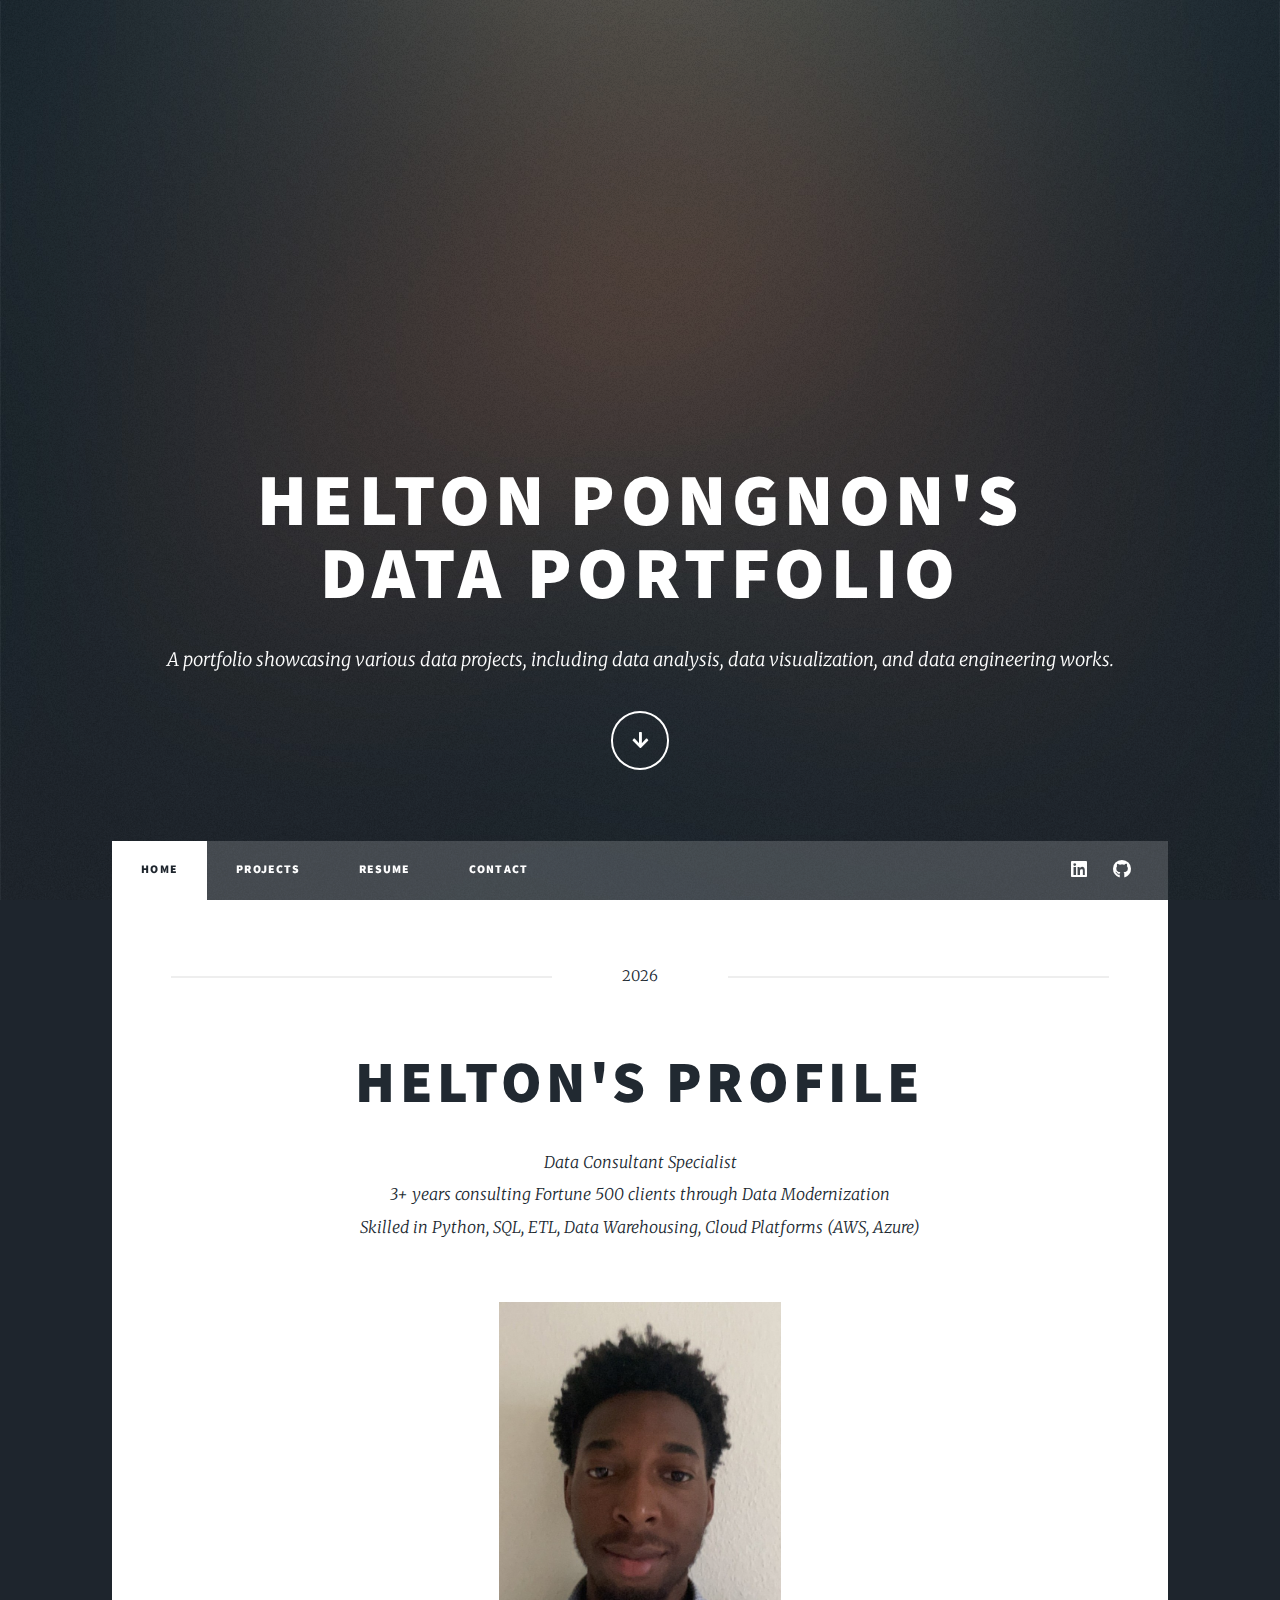
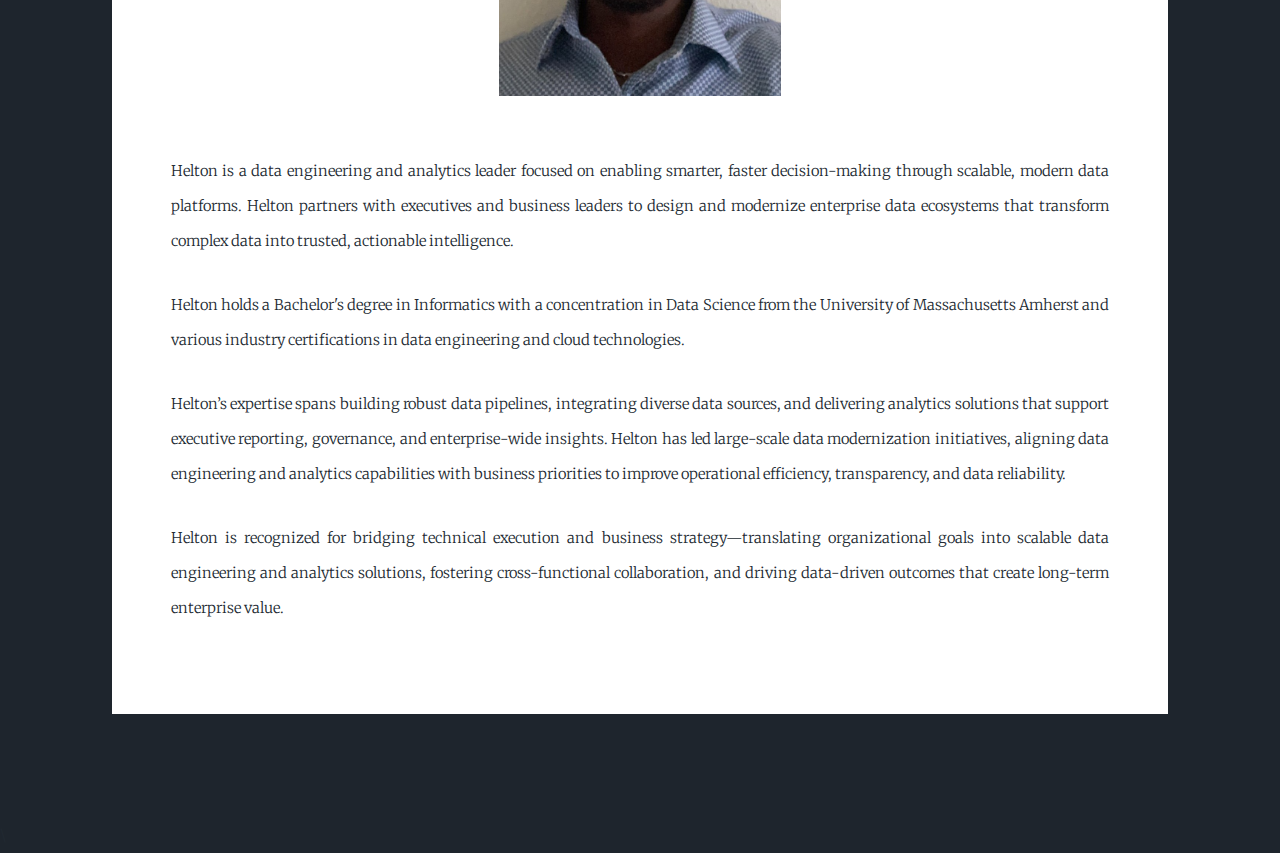
<file: index.html>
<!DOCTYPE HTML>
<html>
	<head>
		<title>Helton Pongnon's Data Portfolio</title>
		<meta charset="utf-8" />
		<meta name="viewport" content="width=device-width, initial-scale=1, user-scalable=no" />
		<link rel="stylesheet" href="assets/css/main.css" />
		<noscript><link rel="stylesheet" href="assets/css/noscript.css" /></noscript>
	</head>
	<body class="is-preload">

		<!-- Wrapper -->
			<div id="wrapper" class="fade-in">

				<!-- Intro -->
					<div id="intro">
						<h1>Helton Pongnon's <br />Data Portfolio</h1>
						<p>A portfolio showcasing various data projects, including data analysis, data visualization, and data engineering works.</p>
						<ul class="actions">
							<li><a href="#header" class="button icon solid solo fa-arrow-down scrolly">Continue</a></li>
						</ul>
					</div>

				<!-- Header -->
					<header id="header">
						<a href="index.html" class="logo">Home</a>
					</header>

				<!-- Nav -->
					<nav id="nav">
						<ul class="links">
							<li class="active"><a href="index.html">Home</a></li>
							<li><a href="projects.html">Projects</a></li>
							<li><a href="Helton Pongnon Resume.pdf" target="_blank">Resume</a></li>
							<li><a href="contact.html">Contact</a></li>
						</ul>
						<ul class="icons">
							<!-- <li><a href="#" class="icon brands fa-twitter"><span class="label">Twitter</span></a></li>
							<li><a href="#" class="icon brands fa-facebook-f"><span class="label">Facebook</span></a></li>
							<li><a href="#" class="icon brands fa-instagram"><span class="label">Instagram</span></a></li> -->
							<li><a href="https://www.linkedin.com/in/helton-pongnon/" target="_blank" class="icon brands alt fa-linkedin"><span class="label">Linkedin</span></a></li>
							<li><a href="https://github.com/hpongnon" target="_blank" class="icon brands fa-github"><span class="label">GitHub</span></a></li>
						</ul>
					</nav>

				<!-- Main -->
					<div id="main">
						<!-- Post -->
							<section class="post">
								<header class="major">
									<span class="date">2026</span>
									<h1>Helton's Profile</h1>
									<p>Data Consultant Specialist<br />
									3+ years consulting Fortune 500 clients through Data Modernization <br />
									Skilled in Python, SQL, ETL, Data Warehousing, Cloud Platforms (AWS, Azure)
								</p>
								</header>
								<div class="image main"><img src="images/Headshot.JPG" alt="" /></div>
								<p>Helton is a data engineering and analytics leader focused on enabling smarter, faster decision-making through scalable, modern data platforms. Helton partners with executives and business leaders to design and modernize enterprise data ecosystems that transform complex data into trusted, actionable intelligence.</p>
								<p>Helton holds a Bachelor's degree in Informatics with a concentration in Data Science from the University of Massachusetts Amherst and various industry certifications in data engineering and cloud technologies.</p>
								<p>Helton’s expertise spans building robust data pipelines, integrating diverse data sources, and delivering analytics solutions that support executive reporting, governance, and enterprise-wide insights. Helton has led large-scale data modernization initiatives, aligning data engineering and analytics capabilities with business priorities to improve operational efficiency, transparency, and data reliability.</p>
								<p>Helton is recognized for bridging technical execution and business strategy—translating organizational goals into scalable data engineering and analytics solutions, fostering cross-functional collaboration, and driving data-driven outcomes that create long-term enterprise value.</p>
							</section>
						</div>
					</div>
					<br>
					<br>
					<br>
				</div>

		<!-- Scripts -->
			<script src="assets/js/jquery.min.js"></script>
			<script src="assets/js/jquery.scrollex.min.js"></script>
			<script src="assets/js/jquery.scrolly.min.js"></script>
			<script src="assets/js/browser.min.js"></script>
			<script src="assets/js/breakpoints.min.js"></script>
			<script src="assets/js/util.js"></script>
			<script src="assets/js/main.js"></script>\
	</body>
</html>
</file>
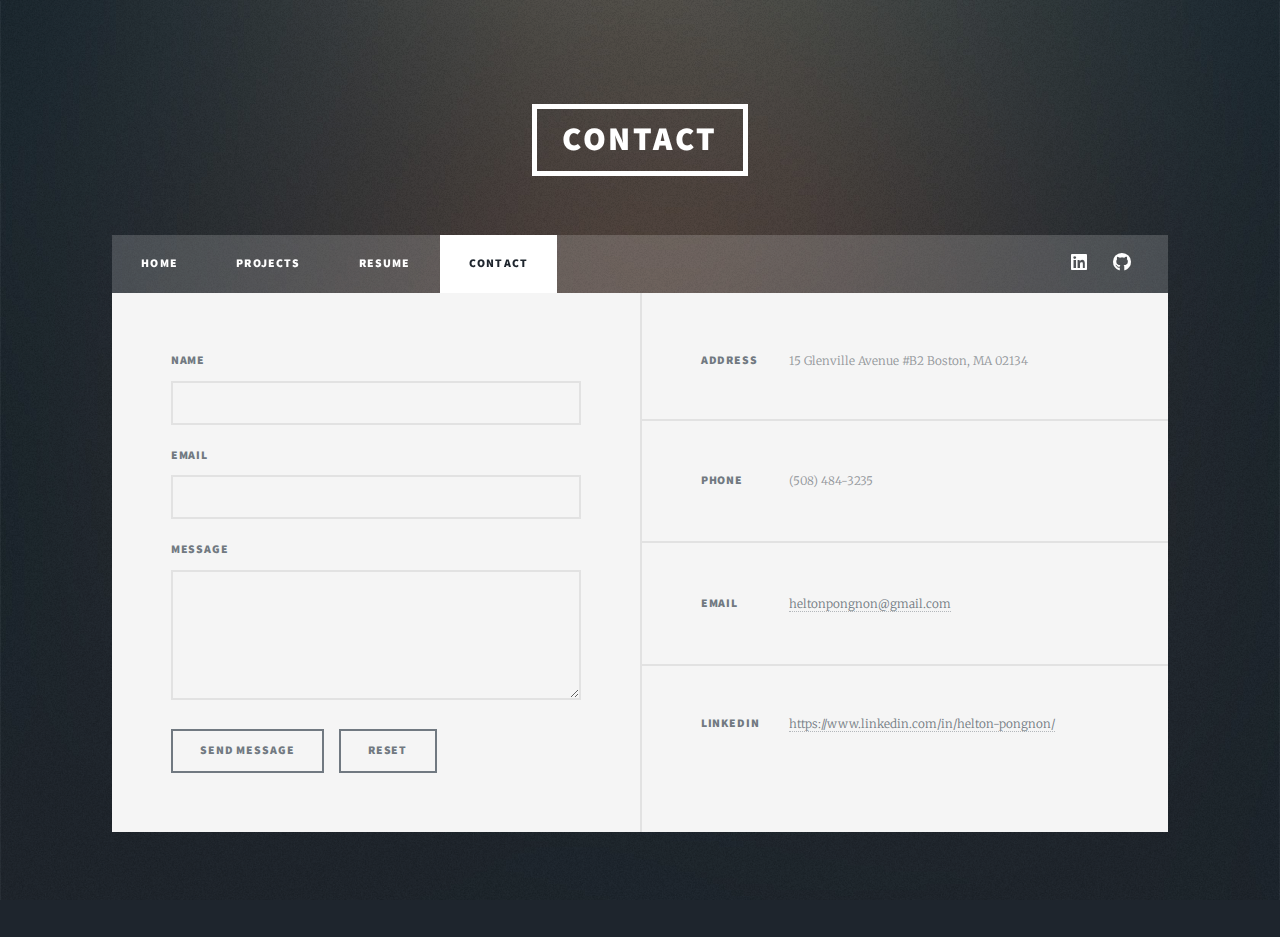
<file: contact.html>
<!DOCTYPE HTML>
<html>
	<head>
		<title>Elements Reference - Massively by HTML5 UP</title>
		<meta charset="utf-8" />
		<meta name="viewport" content="width=device-width, initial-scale=1, user-scalable=no" />
		<link rel="stylesheet" href="assets/css/main.css" />
		<noscript><link rel="stylesheet" href="assets/css/noscript.css" /></noscript>
	</head>
	<body class="is-preload">

		<!-- Wrapper -->
			<div id="wrapper">

				<!-- Header -->
					<header id="header">
						<a href="index.html" class="logo">Contact</a>
					</header>

				<!-- Nav -->
					<nav id="nav">
						<ul class="links">
							<li><a href="index.html">Home</a></li>
							<li><a href="projects.html">Projects</a></li>
							<li><a href="Helton Pongnon Resume.pdf" target="_blank">Resume</a></li>
							<li class="active"><a href="contact.html">Contact</a></li>
						</ul>
						<ul class="icons">
							<!-- <li><a href="#" class="icon brands fa-twitter"><span class="label">Twitter</span></a></li>
							<li><a href="#" class="icon brands fa-facebook-f"><span class="label">Facebook</span></a></li>
							<li><a href="#" class="icon brands fa-instagram"><span class="label">Instagram</span></a></li> -->
							<li><a href="https://www.linkedin.com/in/helton-pongnon/" target="_blank" class="icon brands alt fa-linkedin"><span class="label">Linkedin</span></a></li>
							<li><a href="https://github.com/hpongnon" target="_blank" class="icon brands fa-github"><span class="label">GitHub</span></a></li>
						</ul>
					</nav>



				<!-- Footer -->
					<footer id="footer">
						<section>
							<form method="post" action="#">
								<div class="fields">
									<div class="field">
										<label for="name">Name</label>
										<input type="text" name="name" id="name" />
									</div>
									<div class="field">
										<label for="email">Email</label>
										<input type="text" name="email" id="email" />
									</div>
									<div class="field">
										<label for="message">Message</label>
										<textarea name="message" id="message" rows="3"></textarea>
									</div>
								</div>
								<ul class="actions">
									<li><input type="submit" value="Send Message" /></li>
									<li><input type="reset" value="Reset" /></li>
								</ul>
							</form>
						</section>
						<section class="split contact">
							<section class="alt">
								<h3>Address</h3>
								<p>15 Glenville Avenue #B2
								Boston, MA 02134</p>
							</section>
							<section>
								<h3>Phone</h3>
								<p>(508) 484-3235</p>
							</section>
							<section>
								<h3>Email</h3>
								<p><a href="mailto:heltonpongnon@gmail.com">heltonpongnon@gmail.com</a></p>
							</section>
							<section>
								<h3>LinkedIn</h3>
								<p><a href="https://www.linkedin.com/in/helton-pongnon/" target="_blank">https://www.linkedin.com/in/helton-pongnon/</a></p>
							</section>
							<!-- <section>
								<h3>Social</h3>
								<ul class="icons alt">
									<li><a href="#" class="icon brands alt fa-twitter"><span class="label">Twitter</span></a></li>
									<li><a href="#" class="icon brands alt fa-facebook-f"><span class="label">Facebook</span></a></li>
									<li><a href="#" class="icon brands alt fa-instagram"><span class="label">Instagram</span></a></li>
									<li><a href="#" class="icon brands alt fa-github"><span class="label">GitHub</span></a></li>
								</ul>
							</section> -->
						</section>
					</footer>
					<br>
					<br>
					<br>

				<!-- Copyright -->
					<!-- <div id="copyright">
						<ul><li>&copy; Untitled</li><li>Design: <a href="https://html5up.net">HTML5 UP</a></li></ul>
					</div> -->

			</div>

		<!-- Scripts -->
			<script src="assets/js/jquery.min.js"></script>
			<script src="assets/js/jquery.scrollex.min.js"></script>
			<script src="assets/js/jquery.scrolly.min.js"></script>
			<script src="assets/js/browser.min.js"></script>
			<script src="assets/js/breakpoints.min.js"></script>
			<script src="assets/js/util.js"></script>
			<script src="assets/js/main.js"></script>

	</body>
</html>
</file>
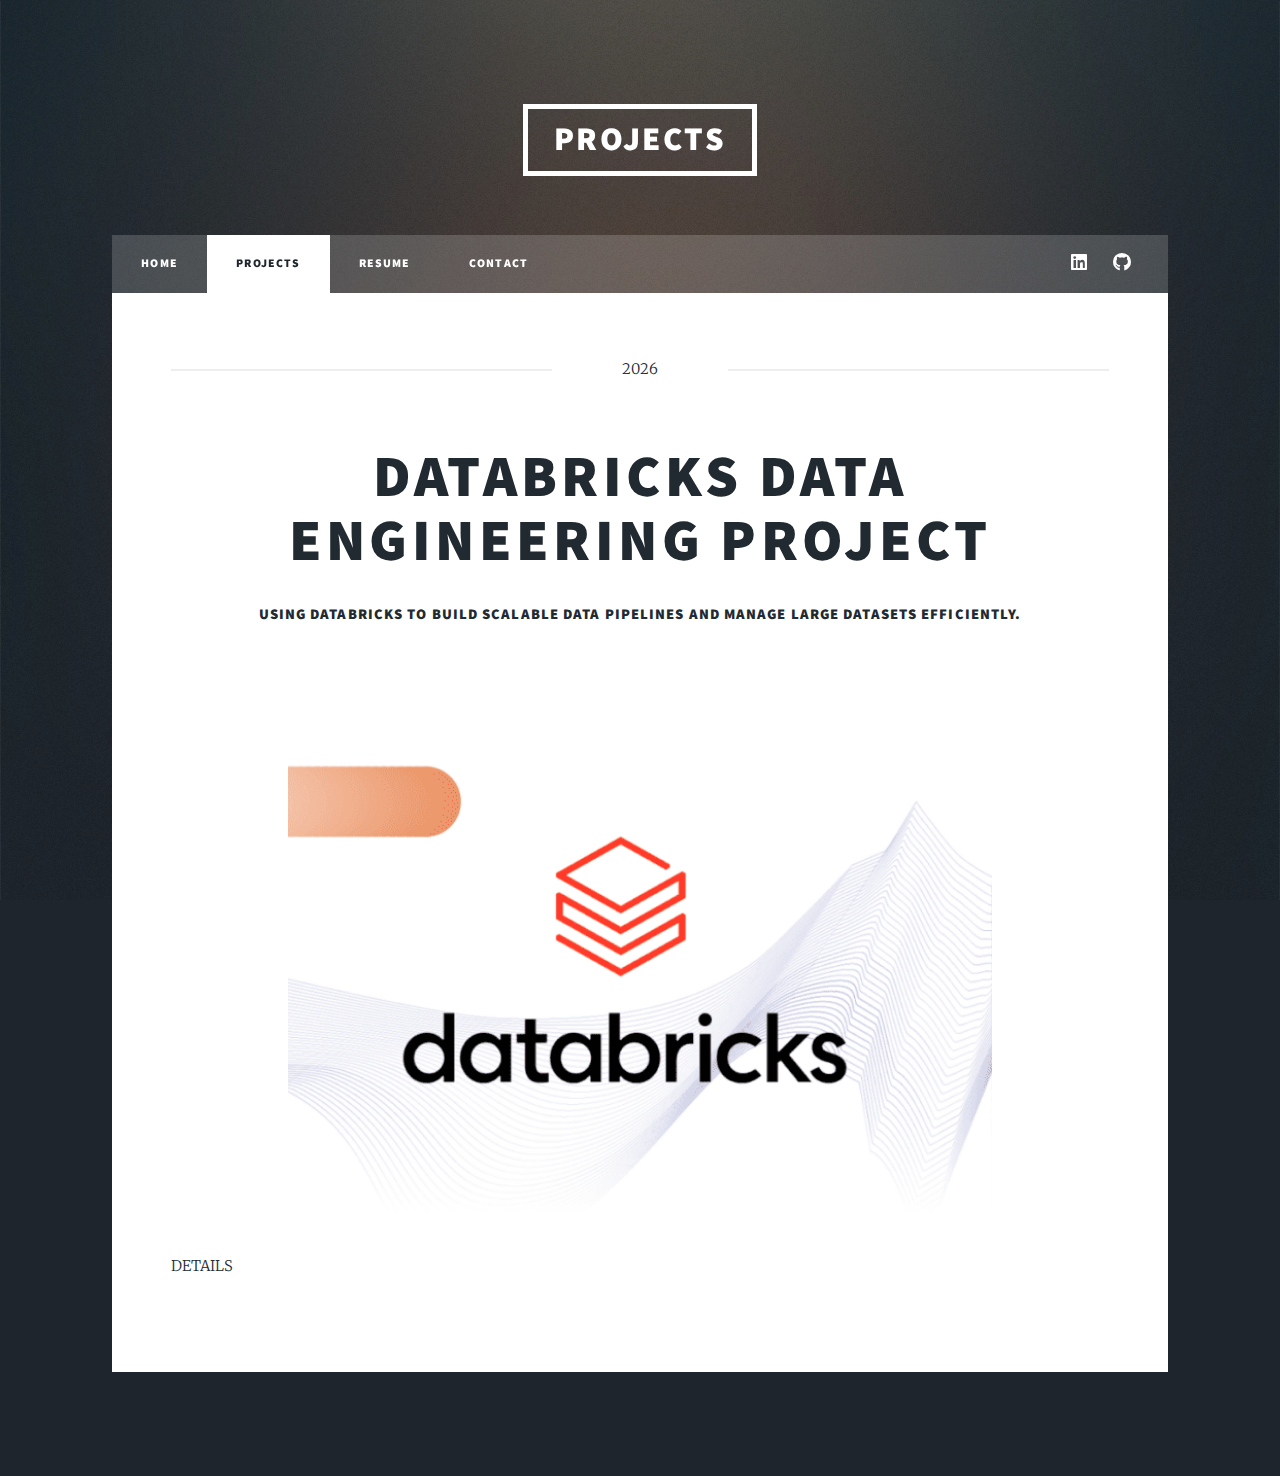
<file: de.html>
<!DOCTYPE HTML>

<html>
	<head>
		<title>Data Engineering Project</title>
		<meta charset="utf-8" />
		<meta name="viewport" content="width=device-width, initial-scale=1, user-scalable=no" />
		<link rel="stylesheet" href="assets/css/main.css" />
		<noscript><link rel="stylesheet" href="assets/css/noscript.css" /></noscript>
	</head>
	<body class="is-preload">

		<!-- Wrapper -->
			<div id="wrapper">

				<!-- Header -->
					<header id="header">
						<a href="index.html" class="logo">Projects</a>
					</header>

				<!-- Nav -->
					<nav id="nav">
						<ul class="links">
							<li><a href="index.html">Home</a></li>
							<li class="active"><a href="projects.html">Projects</a></li>
							<li><a href="Helton Pongnon Resume.pdf" target="_blank">Resume</a></li>
							<li><a href="contact.html">Contact</a></li>
						</ul>
						<ul class="icons">
							<!-- <li><a href="#" class="icon brands fa-twitter"><span class="label">Twitter</span></a></li>
							<li><a href="#" class="icon brands fa-facebook-f"><span class="label">Facebook</span></a></li>
							<li><a href="#" class="icon brands fa-instagram"><span class="label">Instagram</span></a></li> -->
							<li><a href="https://www.linkedin.com/in/helton-pongnon/" target="_blank" class="icon brands alt fa-linkedin"><span class="label">Linkedin</span></a></li>
							<li><a href="https://github.com/hpongnon" target="_blank" class="icon brands fa-github"><span class="label">GitHub</span></a></li>
						</ul>
					</nav>

				<div id="main">
					<!-- Posts -->
					<section class="post">
						<header class="major">
							<span class="date">2026</span>
							<h2>Databricks Data Engineering Project</h2>
							<h4>Using Databricks to build scalable data pipelines and manage large datasets efficiently.</h4>
						</header>
						<div class="image fit details"><img src="images/databricks.png" alt="" /></div>
						<p>DETAILS</p>
					</div>
					<br>
					<br>
					<br>
				</div>
			</div>

		<!-- Scripts -->
			<script src="assets/js/jquery.min.js"></script>
			<script src="assets/js/jquery.scrollex.min.js"></script>
			<script src="assets/js/jquery.scrolly.min.js"></script>
			<script src="assets/js/browser.min.js"></script>
			<script src="assets/js/breakpoints.min.js"></script>
			<script src="assets/js/util.js"></script>
			<script src="assets/js/main.js"></script>

	</body>
</html>
</file>
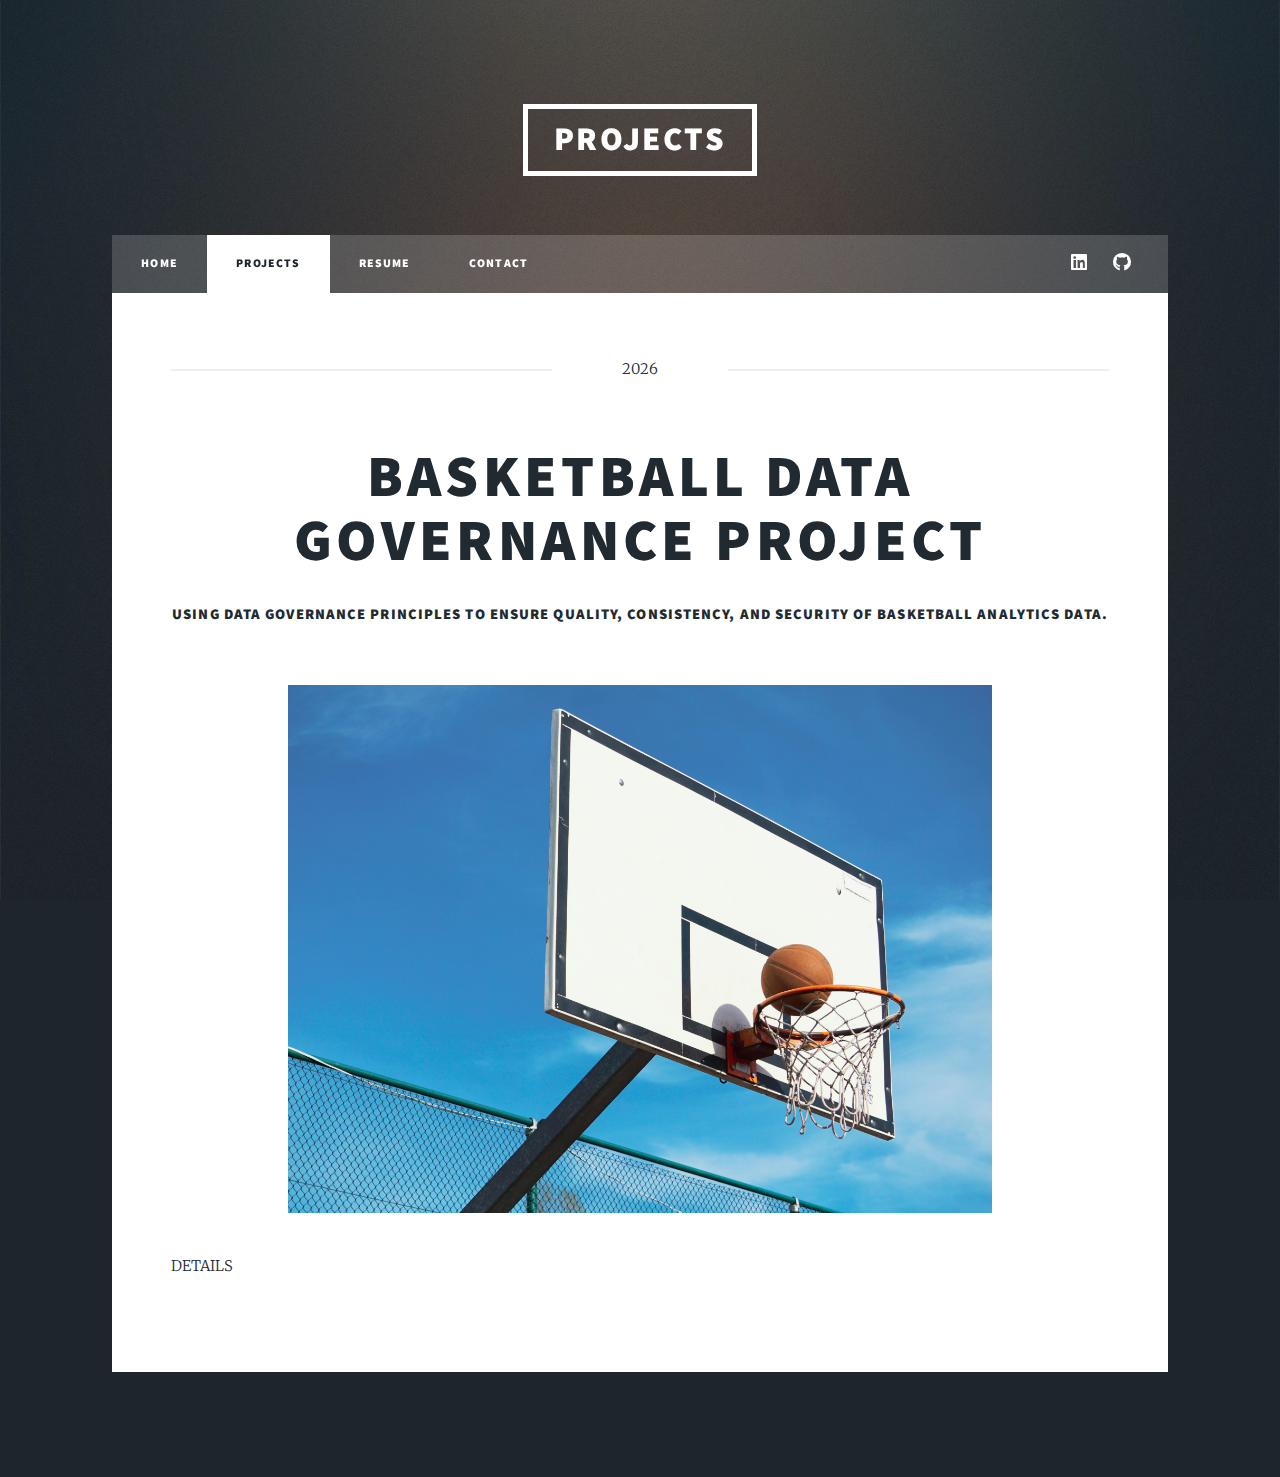
<file: dg.html>
<!DOCTYPE HTML>

<html>
	<head>
		<title>Data Visualization Project</title>
		<meta charset="utf-8" />
		<meta name="viewport" content="width=device-width, initial-scale=1, user-scalable=no" />
		<link rel="stylesheet" href="assets/css/main.css" />
		<noscript><link rel="stylesheet" href="assets/css/noscript.css" /></noscript>
	</head>
	<body class="is-preload">

		<!-- Wrapper -->
			<div id="wrapper">

				<!-- Header -->
					<header id="header">
						<a href="index.html" class="logo">Projects</a>
					</header>

				<!-- Nav -->
					<nav id="nav">
						<ul class="links">
							<li><a href="index.html">Home</a></li>
							<li class="active"><a href="projects.html">Projects</a></li>
							<li><a href="Helton Pongnon Resume.pdf" target="_blank">Resume</a></li>
							<li><a href="contact.html">Contact</a></li>
						</ul>
						<ul class="icons">
							<!-- <li><a href="#" class="icon brands fa-twitter"><span class="label">Twitter</span></a></li>
							<li><a href="#" class="icon brands fa-facebook-f"><span class="label">Facebook</span></a></li>
							<li><a href="#" class="icon brands fa-instagram"><span class="label">Instagram</span></a></li> -->
							<li><a href="https://www.linkedin.com/in/helton-pongnon/" target="_blank" class="icon brands alt fa-linkedin"><span class="label">Linkedin</span></a></li>
							<li><a href="https://github.com/hpongnon" target="_blank" class="icon brands fa-github"><span class="label">GitHub</span></a></li>
						</ul>
					</nav>

				<div id="main">
					<!-- Posts -->
					<section class="post">
						<header class="major">
							<span class="date">2026</span>
							<h2>Basketball Data Governance Project</h2>
							<h4>Using data governance principles to ensure quality, consistency, and security of basketball analytics data.
						</p>
						</header>
						<div class="image fit details"><img src="images/basketball.jpg" alt="" /></div>
						<p>DETAILS</p>
					</div>
					<br>
					<br>
					<br>
				</div>
			</div>

		<!-- Scripts -->
			<script src="assets/js/jquery.min.js"></script>
			<script src="assets/js/jquery.scrollex.min.js"></script>
			<script src="assets/js/jquery.scrolly.min.js"></script>
			<script src="assets/js/browser.min.js"></script>
			<script src="assets/js/breakpoints.min.js"></script>
			<script src="assets/js/util.js"></script>
			<script src="assets/js/main.js"></script>

	</body>
</html>
</file>
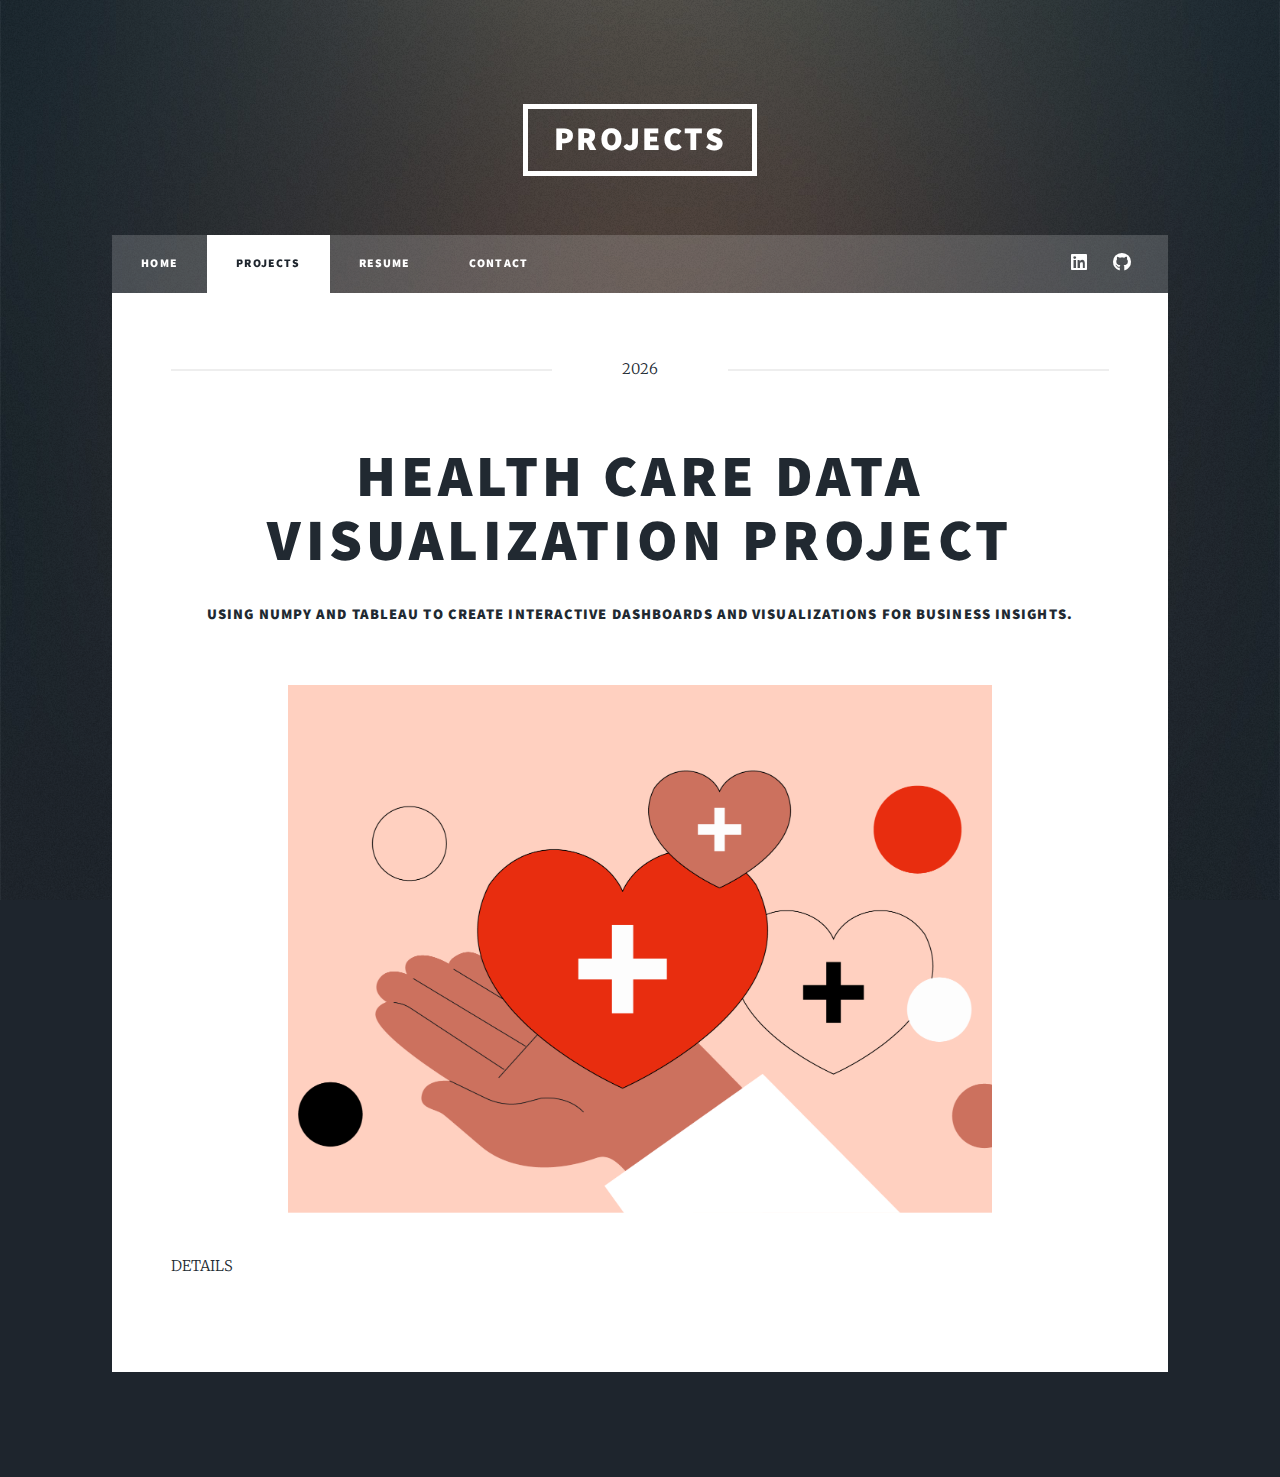
<file: dv.html>
<!DOCTYPE HTML>

<html>
	<head>
		<title>Data Visualization Project</title>
		<meta charset="utf-8" />
		<meta name="viewport" content="width=device-width, initial-scale=1, user-scalable=no" />
		<link rel="stylesheet" href="assets/css/main.css" />
		<noscript><link rel="stylesheet" href="assets/css/noscript.css" /></noscript>
	</head>
	<body class="is-preload">

		<!-- Wrapper -->
			<div id="wrapper">

				<!-- Header -->
					<header id="header">
						<a href="index.html" class="logo">Projects</a>
					</header>

				<!-- Nav -->
					<nav id="nav">
						<ul class="links">
							<li><a href="index.html">Home</a></li>
							<li class="active"><a href="projects.html">Projects</a></li>
							<li><a href="Helton Pongnon Resume.pdf" target="_blank">Resume</a></li>
							<li><a href="contact.html">Contact</a></li>
						</ul>
						<ul class="icons">
							<!-- <li><a href="#" class="icon brands fa-twitter"><span class="label">Twitter</span></a></li>
							<li><a href="#" class="icon brands fa-facebook-f"><span class="label">Facebook</span></a></li>
							<li><a href="#" class="icon brands fa-instagram"><span class="label">Instagram</span></a></li> -->
							<li><a href="https://www.linkedin.com/in/helton-pongnon/" target="_blank" class="icon brands alt fa-linkedin"><span class="label">Linkedin</span></a></li>
							<li><a href="https://github.com/hpongnon" target="_blank" class="icon brands fa-github"><span class="label">GitHub</span></a></li>
						</ul>
					</nav>

				<div id="main">
					<!-- Posts -->
					<section class="post">
						<header class="major">
							<span class="date">2026</span>
							<h2>Health Care Data Visualization Project</h2>
							<h4>Using Numpy and Tableau to create interactive dashboards and visualizations for business insights.
						</p>
						</header>
						<div class="image fit details"><img src="images/health.png" alt="" /></div>
						<p>DETAILS</p>
					</div>
					<br>
					<br>
					<br>
				</div>
			</div>

		<!-- Scripts -->
			<script src="assets/js/jquery.min.js"></script>
			<script src="assets/js/jquery.scrollex.min.js"></script>
			<script src="assets/js/jquery.scrolly.min.js"></script>
			<script src="assets/js/browser.min.js"></script>
			<script src="assets/js/breakpoints.min.js"></script>
			<script src="assets/js/util.js"></script>
			<script src="assets/js/main.js"></script>

	</body>
</html>
</file>
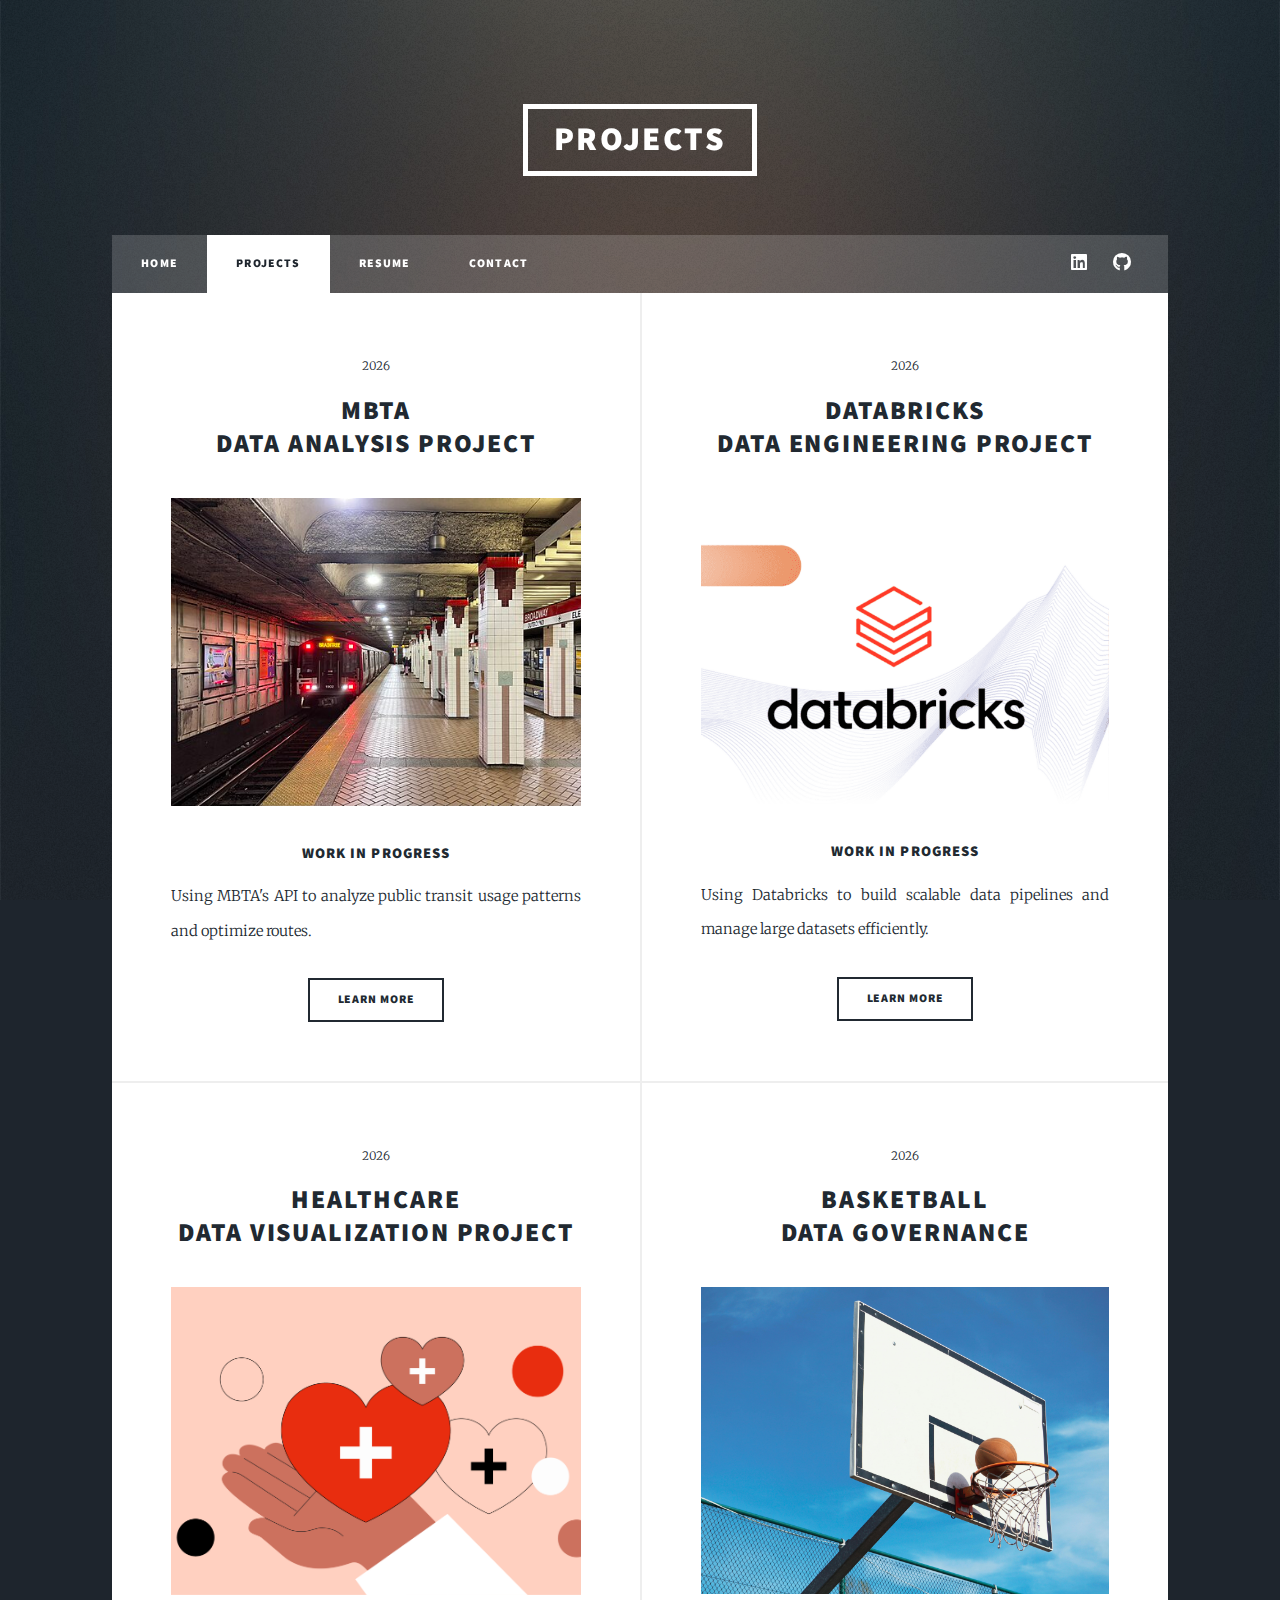
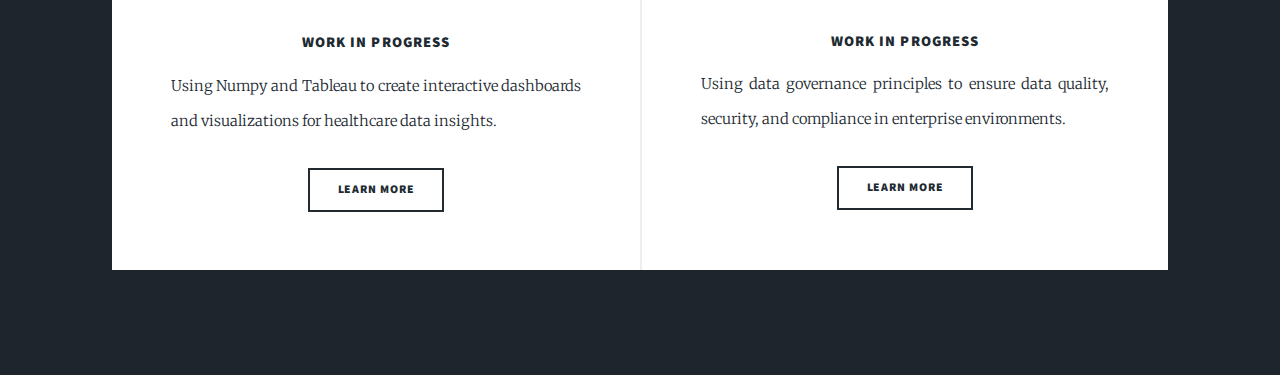
<file: projects.html>
<!DOCTYPE HTML>

<html>
	<head>
		<title>Project Page</title>
		<meta charset="utf-8" />
		<meta name="viewport" content="width=device-width, initial-scale=1, user-scalable=no" />
		<link rel="stylesheet" href="assets/css/main.css" />
		<noscript><link rel="stylesheet" href="assets/css/noscript.css" /></noscript>
	</head>
	<body class="is-preload">

		<!-- Wrapper -->
			<div id="wrapper">

				<!-- Header -->
					<header id="header">
						<a href="index.html" class="logo">Projects</a>
					</header>

				<!-- Nav -->
					<nav id="nav">
						<ul class="links">
							<li><a href="index.html">Home</a></li>
							<li class="active"><a href="projects.html">Projects</a></li>
							<li><a href="Helton Pongnon Resume.pdf" target="_blank">Resume</a></li>
							<li><a href="contact.html">Contact</a></li>
						</ul>
						<ul class="icons">
							<!-- <li><a href="#" class="icon brands fa-twitter"><span class="label">Twitter</span></a></li>
							<li><a href="#" class="icon brands fa-facebook-f"><span class="label">Facebook</span></a></li>
							<li><a href="#" class="icon brands fa-instagram"><span class="label">Instagram</span></a></li> -->
							<li><a href="https://www.linkedin.com/in/helton-pongnon/" target="_blank" class="icon brands alt fa-linkedin"><span class="label">Linkedin</span></a></li>
							<li><a href="https://github.com/hpongnon" target="_blank" class="icon brands fa-github"><span class="label">GitHub</span></a></li>
						</ul>
					</nav>

				<div id="main">
						<!-- Posts -->
							<section class="posts">
								<article>
									<header>
										<span class="date">2026</span>
										<h2><a href="https://github.com/hpongnon/Data-Analysis-Project">MBTA<br />
										Data Analysis Project</a></h2>
									</header>
									<a href="#" class="image fit"><img src="images/mbta.jpg" alt="" /></a>
									<h4>WORK IN PROGRESS</h4>
									<p>Using MBTA's API to analyze public transit usage patterns and optimize routes.</p>
									<ul class="actions special">
										<li><a href="da.html" class="button">Learn More</a></li>
									</ul>
								</article>
								<article>
									<header>
										<span class="date">2026</span>
										<h2><a href="#">Databricks<br />
										Data Engineering Project</a></h2>
									</header>
									<a href="#" class="image fit"><img src="images/databricks.png" alt="" /></a>
									<h4>WORK IN PROGRESS</h4>
									<p>Using Databricks to build scalable data pipelines and manage large datasets efficiently.</p>
									<ul class="actions special">
										<li><a href="de.html" class="button">Learn More</a></li>
									</ul>
								</article>
								<article>
									<header>
										<span class="date">2026</span>
										<h2><a href="#">Healthcare<br />
										Data Visualization Project</a></h2>
									</header>
									<a href="#" class="image fit"><img src="images/health.png" alt="" /></a>
									<h4>WORK IN PROGRESS</h4>
									<p>Using Numpy and Tableau to create interactive dashboards and visualizations for healthcare data insights.</p>
									<ul class="actions special">
										<li><a href="dv.html" class="button">Learn More</a></li>
									</ul>
								</article>
								<article>
									<header>
										<span class="date">2026</span>
										<h2><a href="#">Basketball<br />
										Data Governance</a></h2>
									</header>
									<a href="#" class="image fit"><img src="images/basketball.jpg" alt="" /></a>
									<h4>WORK IN PROGRESS</h4>
									<p>Using data governance principles to ensure data quality, security, and compliance in enterprise environments.</p>
									<ul class="actions special">
										<li><a href="dg.html" class="button">Learn More</a></li>
									</ul>
								</article>
							</section>
						</div>
					</div>
					<br>
					<br>
					<br>
				</div>
			</div>

		<!-- Scripts -->
			<script src="assets/js/jquery.min.js"></script>
			<script src="assets/js/jquery.scrollex.min.js"></script>
			<script src="assets/js/jquery.scrolly.min.js"></script>
			<script src="assets/js/browser.min.js"></script>
			<script src="assets/js/breakpoints.min.js"></script>
			<script src="assets/js/util.js"></script>
			<script src="assets/js/main.js"></script>

	</body>
</html>
</file>
<file: assets/css/main.css>
@import url(fontawesome-all.min.css);
@import url("https://fonts.googleapis.com/css?family=Merriweather:300,700,300italic,700italic|Source+Sans+Pro:900");

/*
	Massively by HTML5 UP
	html5up.net | @ajlkn
	Free for personal and commercial use under the CCA 3.0 license (html5up.net/license)
*/

html, body, div, span, applet, object,
iframe, h1, h2, h3, h4, h5, h6, p, blockquote,
pre, a, abbr, acronym, address, big, cite,
code, del, dfn, em, img, ins, kbd, q, s, samp,
small, strike, strong, sub, sup, tt, var, b,
u, i, center, dl, dt, dd, ol, ul, li, fieldset,
form, label, legend, table, caption, tbody,
tfoot, thead, tr, th, td, article, aside,
canvas, details, embed, figure, figcaption,
footer, header, hgroup, menu, nav, output, ruby,
section, summary, time, mark, audio, video {
	margin: 0;
	padding: 0;
	border: 0;
	font-size: 100%;
	font: inherit;
	vertical-align: baseline;}

article, aside, details, figcaption, figure,
footer, header, hgroup, menu, nav, section {
	display: block;}

body {
	line-height: 1;
}

ol, ul {
	list-style: none;
}

blockquote, q {
	quotes: none;
}

	blockquote:before, blockquote:after, q:before, q:after {
		content: '';
		content: none;
	}

table {
	border-collapse: collapse;
	border-spacing: 0;
}

body {
	-webkit-text-size-adjust: none;
}

mark {
	background-color: transparent;
	color: inherit;
}

input::-moz-focus-inner {
	border: 0;
	padding: 0;
}

input, select, textarea {
	-moz-appearance: none;
	-webkit-appearance: none;
	-ms-appearance: none;
	appearance: none;
}

/* Basic */

	@-ms-viewport {
		width: device-width;
	}

	body {
		-ms-overflow-style: scrollbar;
	}

	@media screen and (max-width: 480px) {

		html, body {
			min-width: 320px;
		}

	}

	html {
		box-sizing: border-box;
	}

	*, *:before, *:after {
		box-sizing: inherit;
	}

	body {
		background-color: #1e252d;
	}

		body.is-preload *, body.is-preload *:before, body.is-preload *:after {
			-moz-animation: none !important;
			-webkit-animation: none !important;
			-ms-animation: none !important;
			animation: none !important;
			-moz-transition: none !important;
			-webkit-transition: none !important;
			-ms-transition: none !important;
			transition: none !important;
		}

/* Type */

	html {
		font-size: 16pt;
	}

		@media screen and (max-width: 1680px) {

			html {
				font-size: 12pt;
			}

		}

		@media screen and (max-width: 1280px) {

			html {
				font-size: 11pt;
			}

		}

		@media screen and (max-width: 360px) {

			html {
				font-size: 10pt;
			}

		}

	body {
		color: #212931;
	}

	body, input, select, textarea {
		font-family: "Merriweather", Georgia, serif;
		font-weight: 300;
		font-size: 1rem;
		line-height: 2.375;
	}

	a {
		-moz-transition: color 0.2s ease-in-out, background-color 0.2s ease-in-out, border-color 0.2s ease-in-out, box-shadow 0.2s ease-in-out;
		-webkit-transition: color 0.2s ease-in-out, background-color 0.2s ease-in-out, border-color 0.2s ease-in-out, box-shadow 0.2s ease-in-out;
		-ms-transition: color 0.2s ease-in-out, background-color 0.2s ease-in-out, border-color 0.2s ease-in-out, box-shadow 0.2s ease-in-out;
		transition: color 0.2s ease-in-out, background-color 0.2s ease-in-out, border-color 0.2s ease-in-out, box-shadow 0.2s ease-in-out;
		border-bottom: dotted 1px;
		text-decoration: none;
	}

		a:hover {
			border-bottom-color: transparent;
		}

	strong, b {
		font-weight: 600;
	}

	em, i {
		font-style: italic;
	}

	p {
		text-align: justify;
		margin: 0 0 2rem 0;
	}

	h1, h2, h3, h4, h5, h6 {
		font-family: "Source Sans Pro", Helvetica, sans-serif;
		font-weight: 900;
		line-height: 1.5;
		letter-spacing: 0.075em;
		text-transform: uppercase;
		margin: 0 0 1rem 0;
	}

		h1 a, h2 a, h3 a, h4 a, h5 a, h6 a {
			border-bottom: 0;
			color: inherit;
			text-decoration: none;
		}

	h1 {
		font-size: 4rem;
		line-height: 1.1;
		margin: 0 0 2rem 0;
	}

	h2 {
		font-size: 1.75rem;
		line-height: 1.3;
		margin: 0 0 1.5rem 0;
	}

	h3 {
		font-size: 1.25rem;
		margin: 0 0 1.5rem 0;
	}

	h4 {
		font-size: 1rem;
	}

	h5 {
		font-size: 0.9rem;
	}

	h6 {
		font-size: 0.8rem;
	}

	sub {
		font-size: 0.8rem;
		position: relative;
		top: 0.5rem;
	}

	sup {
		font-size: 0.8rem;
		position: relative;
		top: -0.5rem;
	}

	blockquote {
		border-left: solid 4px;
		font-style: italic;
		margin: 0 0 2rem 0;
		padding: 0.5rem 0 0.5rem 2rem;
	}

	code {
		border: solid 2px;
		font-family: "Courier New", monospace;
		font-size: 0.9rem;
		margin: 0 0.25rem;
		padding: 0.25rem 0.65rem;
	}

	pre {
		-webkit-overflow-scrolling: touch;
		font-family: "Courier New", monospace;
		font-size: 0.9rem;
		margin: 0 0 2rem 0;
	}

		pre code {
			display: block;
			line-height: 1.75;
			padding: 1rem 1.5rem;
			overflow-x: auto;
		}

	hr {
		border: 0;
		border-bottom: solid 2px;
		margin: 3rem 0;
	}

		hr.major {
			margin: 5rem 0;
		}

	.align-left {
		text-align: left;
	}

	.align-center {
		text-align: center;
	}

	.align-right {
		text-align: right;
	}

	input, select, textarea {
		color: #212931;
	}

	a {
		color: #212931;
		border-bottom-color: rgba(33, 41, 49, 0.5);
	}

		a:hover {
			border-bottom-color: transparent;
			color: #18bfef !important;
		}

	strong, b {
		color: #212931;
	}

	h1, h2, h3, h4, h5, h6 {
		color: #212931;
	}

	blockquote {
		border-left-color: #eeeeee;
	}

	code {
		background: rgba(220, 220, 220, 0.25);
		border-color: #eeeeee;
	}

	hr {
		border-bottom-color: #eeeeee;
	}

/* Row */

	.row {
		display: flex;
		flex-wrap: wrap;
		box-sizing: border-box;
		align-items: stretch;
	}

		.row > * {
			box-sizing: border-box;
		}

		.row.gtr-uniform > * > :last-child {
			margin-bottom: 0;
		}

		.row.aln-left {
			justify-content: flex-start;
		}

		.row.aln-center {
			justify-content: center;
		}

		.row.aln-right {
			justify-content: flex-end;
		}

		.row.aln-top {
			align-items: flex-start;
		}

		.row.aln-middle {
			align-items: center;
		}

		.row.aln-bottom {
			align-items: flex-end;
		}

		.row > .imp {
			order: -1;
		}

		.row > .col-1 {
			width: 8.33333%;
		}

		.row > .off-1 {
			margin-left: 8.33333%;
		}

		.row > .col-2 {
			width: 16.66667%;
		}

		.row > .off-2 {
			margin-left: 16.66667%;
		}

		.row > .col-3 {
			width: 25%;
		}

		.row > .off-3 {
			margin-left: 25%;
		}

		.row > .col-4 {
			width: 33.33333%;
		}

		.row > .off-4 {
			margin-left: 33.33333%;
		}

		.row > .col-5 {
			width: 41.66667%;
		}

		.row > .off-5 {
			margin-left: 41.66667%;
		}

		.row > .col-6 {
			width: 50%;
		}

		.row > .off-6 {
			margin-left: 50%;
		}

		.row > .col-7 {
			width: 58.33333%;
		}

		.row > .off-7 {
			margin-left: 58.33333%;
		}

		.row > .col-8 {
			width: 66.66667%;
		}

		.row > .off-8 {
			margin-left: 66.66667%;
		}

		.row > .col-9 {
			width: 75%;
		}

		.row > .off-9 {
			margin-left: 75%;
		}

		.row > .col-10 {
			width: 83.33333%;
		}

		.row > .off-10 {
			margin-left: 83.33333%;
		}

		.row > .col-11 {
			width: 91.66667%;
		}

		.row > .off-11 {
			margin-left: 91.66667%;
		}

		.row > .col-12 {
			width: 100%;
		}

		.row > .off-12 {
			margin-left: 100%;
		}

		.row.gtr-0 {
			margin-top: 0;
			margin-left: 0rem;
		}

			.row.gtr-0 > * {
				padding: 0 0 0 0rem;
			}

			.row.gtr-0.gtr-uniform {
				margin-top: 0rem;
			}

				.row.gtr-0.gtr-uniform > * {
					padding-top: 0rem;
				}

		.row.gtr-25 {
			margin-top: 0;
			margin-left: -0.375rem;
		}

			.row.gtr-25 > * {
				padding: 0 0 0 0.375rem;
			}

			.row.gtr-25.gtr-uniform {
				margin-top: -0.375rem;
			}

				.row.gtr-25.gtr-uniform > * {
					padding-top: 0.375rem;
				}

		.row.gtr-50 {
			margin-top: 0;
			margin-left: -0.75rem;
		}

			.row.gtr-50 > * {
				padding: 0 0 0 0.75rem;
			}

			.row.gtr-50.gtr-uniform {
				margin-top: -0.75rem;
			}

				.row.gtr-50.gtr-uniform > * {
					padding-top: 0.75rem;
				}

		.row {
			margin-top: 0;
			margin-left: -1.5rem;
		}

			.row > * {
				padding: 0 0 0 1.5rem;
			}

			.row.gtr-uniform {
				margin-top: -1.5rem;
			}

				.row.gtr-uniform > * {
					padding-top: 1.5rem;
				}

		.row.gtr-150 {
			margin-top: 0;
			margin-left: -2.25rem;
		}

			.row.gtr-150 > * {
				padding: 0 0 0 2.25rem;
			}

			.row.gtr-150.gtr-uniform {
				margin-top: -2.25rem;
			}

				.row.gtr-150.gtr-uniform > * {
					padding-top: 2.25rem;
				}

		.row.gtr-200 {
			margin-top: 0;
			margin-left: -3rem;
		}

			.row.gtr-200 > * {
				padding: 0 0 0 3rem;
			}

			.row.gtr-200.gtr-uniform {
				margin-top: -3rem;
			}

				.row.gtr-200.gtr-uniform > * {
					padding-top: 3rem;
				}

		@media screen and (max-width: 1680px) {

			.row {
				display: flex;
				flex-wrap: wrap;
				box-sizing: border-box;
				align-items: stretch;
			}

				.row > * {
					box-sizing: border-box;
				}

				.row.gtr-uniform > * > :last-child {
					margin-bottom: 0;
				}

				.row.aln-left {
					justify-content: flex-start;
				}

				.row.aln-center {
					justify-content: center;
				}

				.row.aln-right {
					justify-content: flex-end;
				}

				.row.aln-top {
					align-items: flex-start;
				}

				.row.aln-middle {
					align-items: center;
				}

				.row.aln-bottom {
					align-items: flex-end;
				}

				.row > .imp-xlarge {
					order: -1;
				}

				.row > .col-1-xlarge {
					width: 8.33333%;
				}

				.row > .off-1-xlarge {
					margin-left: 8.33333%;
				}

				.row > .col-2-xlarge {
					width: 16.66667%;
				}

				.row > .off-2-xlarge {
					margin-left: 16.66667%;
				}

				.row > .col-3-xlarge {
					width: 25%;
				}

				.row > .off-3-xlarge {
					margin-left: 25%;
				}

				.row > .col-4-xlarge {
					width: 33.33333%;
				}

				.row > .off-4-xlarge {
					margin-left: 33.33333%;
				}

				.row > .col-5-xlarge {
					width: 41.66667%;
				}

				.row > .off-5-xlarge {
					margin-left: 41.66667%;
				}

				.row > .col-6-xlarge {
					width: 50%;
				}

				.row > .off-6-xlarge {
					margin-left: 50%;
				}

				.row > .col-7-xlarge {
					width: 58.33333%;
				}

				.row > .off-7-xlarge {
					margin-left: 58.33333%;
				}

				.row > .col-8-xlarge {
					width: 66.66667%;
				}

				.row > .off-8-xlarge {
					margin-left: 66.66667%;
				}

				.row > .col-9-xlarge {
					width: 75%;
				}

				.row > .off-9-xlarge {
					margin-left: 75%;
				}

				.row > .col-10-xlarge {
					width: 83.33333%;
				}

				.row > .off-10-xlarge {
					margin-left: 83.33333%;
				}

				.row > .col-11-xlarge {
					width: 91.66667%;
				}

				.row > .off-11-xlarge {
					margin-left: 91.66667%;
				}

				.row > .col-12-xlarge {
					width: 100%;
				}

				.row > .off-12-xlarge {
					margin-left: 100%;
				}

				.row.gtr-0 {
					margin-top: 0;
					margin-left: 0rem;
				}

					.row.gtr-0 > * {
						padding: 0 0 0 0rem;
					}

					.row.gtr-0.gtr-uniform {
						margin-top: 0rem;
					}

						.row.gtr-0.gtr-uniform > * {
							padding-top: 0rem;
						}

				.row.gtr-25 {
					margin-top: 0;
					margin-left: -0.375rem;
				}

					.row.gtr-25 > * {
						padding: 0 0 0 0.375rem;
					}

					.row.gtr-25.gtr-uniform {
						margin-top: -0.375rem;
					}

						.row.gtr-25.gtr-uniform > * {
							padding-top: 0.375rem;
						}

				.row.gtr-50 {
					margin-top: 0;
					margin-left: -0.75rem;
				}

					.row.gtr-50 > * {
						padding: 0 0 0 0.75rem;
					}

					.row.gtr-50.gtr-uniform {
						margin-top: -0.75rem;
					}

						.row.gtr-50.gtr-uniform > * {
							padding-top: 0.75rem;
						}

				.row {
					margin-top: 0;
					margin-left: -1.5rem;
				}

					.row > * {
						padding: 0 0 0 1.5rem;
					}

					.row.gtr-uniform {
						margin-top: -1.5rem;
					}

						.row.gtr-uniform > * {
							padding-top: 1.5rem;
						}

				.row.gtr-150 {
					margin-top: 0;
					margin-left: -2.25rem;
				}

					.row.gtr-150 > * {
						padding: 0 0 0 2.25rem;
					}

					.row.gtr-150.gtr-uniform {
						margin-top: -2.25rem;
					}

						.row.gtr-150.gtr-uniform > * {
							padding-top: 2.25rem;
						}

				.row.gtr-200 {
					margin-top: 0;
					margin-left: -3rem;
				}

					.row.gtr-200 > * {
						padding: 0 0 0 3rem;
					}

					.row.gtr-200.gtr-uniform {
						margin-top: -3rem;
					}

						.row.gtr-200.gtr-uniform > * {
							padding-top: 3rem;
						}

		}

		@media screen and (max-width: 1280px) {

			.row {
				display: flex;
				flex-wrap: wrap;
				box-sizing: border-box;
				align-items: stretch;
			}

				.row > * {
					box-sizing: border-box;
				}

				.row.gtr-uniform > * > :last-child {
					margin-bottom: 0;
				}

				.row.aln-left {
					justify-content: flex-start;
				}

				.row.aln-center {
					justify-content: center;
				}

				.row.aln-right {
					justify-content: flex-end;
				}

				.row.aln-top {
					align-items: flex-start;
				}

				.row.aln-middle {
					align-items: center;
				}

				.row.aln-bottom {
					align-items: flex-end;
				}

				.row > .imp-large {
					order: -1;
				}

				.row > .col-1-large {
					width: 8.33333%;
				}

				.row > .off-1-large {
					margin-left: 8.33333%;
				}

				.row > .col-2-large {
					width: 16.66667%;
				}

				.row > .off-2-large {
					margin-left: 16.66667%;
				}

				.row > .col-3-large {
					width: 25%;
				}

				.row > .off-3-large {
					margin-left: 25%;
				}

				.row > .col-4-large {
					width: 33.33333%;
				}

				.row > .off-4-large {
					margin-left: 33.33333%;
				}

				.row > .col-5-large {
					width: 41.66667%;
				}

				.row > .off-5-large {
					margin-left: 41.66667%;
				}

				.row > .col-6-large {
					width: 50%;
				}

				.row > .off-6-large {
					margin-left: 50%;
				}

				.row > .col-7-large {
					width: 58.33333%;
				}

				.row > .off-7-large {
					margin-left: 58.33333%;
				}

				.row > .col-8-large {
					width: 66.66667%;
				}

				.row > .off-8-large {
					margin-left: 66.66667%;
				}

				.row > .col-9-large {
					width: 75%;
				}

				.row > .off-9-large {
					margin-left: 75%;
				}

				.row > .col-10-large {
					width: 83.33333%;
				}

				.row > .off-10-large {
					margin-left: 83.33333%;
				}

				.row > .col-11-large {
					width: 91.66667%;
				}

				.row > .off-11-large {
					margin-left: 91.66667%;
				}

				.row > .col-12-large {
					width: 100%;
				}

				.row > .off-12-large {
					margin-left: 100%;
				}

				.row.gtr-0 {
					margin-top: 0;
					margin-left: 0rem;
				}

					.row.gtr-0 > * {
						padding: 0 0 0 0rem;
					}

					.row.gtr-0.gtr-uniform {
						margin-top: 0rem;
					}

						.row.gtr-0.gtr-uniform > * {
							padding-top: 0rem;
						}

				.row.gtr-25 {
					margin-top: 0;
					margin-left: -0.375rem;
				}

					.row.gtr-25 > * {
						padding: 0 0 0 0.375rem;
					}

					.row.gtr-25.gtr-uniform {
						margin-top: -0.375rem;
					}

						.row.gtr-25.gtr-uniform > * {
							padding-top: 0.375rem;
						}

				.row.gtr-50 {
					margin-top: 0;
					margin-left: -0.75rem;
				}

					.row.gtr-50 > * {
						padding: 0 0 0 0.75rem;
					}

					.row.gtr-50.gtr-uniform {
						margin-top: -0.75rem;
					}

						.row.gtr-50.gtr-uniform > * {
							padding-top: 0.75rem;
						}

				.row {
					margin-top: 0;
					margin-left: -1.5rem;
				}

					.row > * {
						padding: 0 0 0 1.5rem;
					}

					.row.gtr-uniform {
						margin-top: -1.5rem;
					}

						.row.gtr-uniform > * {
							padding-top: 1.5rem;
						}

				.row.gtr-150 {
					margin-top: 0;
					margin-left: -2.25rem;
				}

					.row.gtr-150 > * {
						padding: 0 0 0 2.25rem;
					}

					.row.gtr-150.gtr-uniform {
						margin-top: -2.25rem;
					}

						.row.gtr-150.gtr-uniform > * {
							padding-top: 2.25rem;
						}

				.row.gtr-200 {
					margin-top: 0;
					margin-left: -3rem;
				}

					.row.gtr-200 > * {
						padding: 0 0 0 3rem;
					}

					.row.gtr-200.gtr-uniform {
						margin-top: -3rem;
					}

						.row.gtr-200.gtr-uniform > * {
							padding-top: 3rem;
						}

		}

		@media screen and (max-width: 980px) {

			.row {
				display: flex;
				flex-wrap: wrap;
				box-sizing: border-box;
				align-items: stretch;
			}

				.row > * {
					box-sizing: border-box;
				}

				.row.gtr-uniform > * > :last-child {
					margin-bottom: 0;
				}

				.row.aln-left {
					justify-content: flex-start;
				}

				.row.aln-center {
					justify-content: center;
				}

				.row.aln-right {
					justify-content: flex-end;
				}

				.row.aln-top {
					align-items: flex-start;
				}

				.row.aln-middle {
					align-items: center;
				}

				.row.aln-bottom {
					align-items: flex-end;
				}

				.row > .imp-medium {
					order: -1;
				}

				.row > .col-1-medium {
					width: 8.33333%;
				}

				.row > .off-1-medium {
					margin-left: 8.33333%;
				}

				.row > .col-2-medium {
					width: 16.66667%;
				}

				.row > .off-2-medium {
					margin-left: 16.66667%;
				}

				.row > .col-3-medium {
					width: 25%;
				}

				.row > .off-3-medium {
					margin-left: 25%;
				}

				.row > .col-4-medium {
					width: 33.33333%;
				}

				.row > .off-4-medium {
					margin-left: 33.33333%;
				}

				.row > .col-5-medium {
					width: 41.66667%;
				}

				.row > .off-5-medium {
					margin-left: 41.66667%;
				}

				.row > .col-6-medium {
					width: 50%;
				}

				.row > .off-6-medium {
					margin-left: 50%;
				}

				.row > .col-7-medium {
					width: 58.33333%;
				}

				.row > .off-7-medium {
					margin-left: 58.33333%;
				}

				.row > .col-8-medium {
					width: 66.66667%;
				}

				.row > .off-8-medium {
					margin-left: 66.66667%;
				}

				.row > .col-9-medium {
					width: 75%;
				}

				.row > .off-9-medium {
					margin-left: 75%;
				}

				.row > .col-10-medium {
					width: 83.33333%;
				}

				.row > .off-10-medium {
					margin-left: 83.33333%;
				}

				.row > .col-11-medium {
					width: 91.66667%;
				}

				.row > .off-11-medium {
					margin-left: 91.66667%;
				}

				.row > .col-12-medium {
					width: 100%;
				}

				.row > .off-12-medium {
					margin-left: 100%;
				}

				.row.gtr-0 {
					margin-top: 0;
					margin-left: 0rem;
				}

					.row.gtr-0 > * {
						padding: 0 0 0 0rem;
					}

					.row.gtr-0.gtr-uniform {
						margin-top: 0rem;
					}

						.row.gtr-0.gtr-uniform > * {
							padding-top: 0rem;
						}

				.row.gtr-25 {
					margin-top: 0;
					margin-left: -0.375rem;
				}

					.row.gtr-25 > * {
						padding: 0 0 0 0.375rem;
					}

					.row.gtr-25.gtr-uniform {
						margin-top: -0.375rem;
					}

						.row.gtr-25.gtr-uniform > * {
							padding-top: 0.375rem;
						}

				.row.gtr-50 {
					margin-top: 0;
					margin-left: -0.75rem;
				}

					.row.gtr-50 > * {
						padding: 0 0 0 0.75rem;
					}

					.row.gtr-50.gtr-uniform {
						margin-top: -0.75rem;
					}

						.row.gtr-50.gtr-uniform > * {
							padding-top: 0.75rem;
						}

				.row {
					margin-top: 0;
					margin-left: -1.5rem;
				}

					.row > * {
						padding: 0 0 0 1.5rem;
					}

					.row.gtr-uniform {
						margin-top: -1.5rem;
					}

						.row.gtr-uniform > * {
							padding-top: 1.5rem;
						}

				.row.gtr-150 {
					margin-top: 0;
					margin-left: -2.25rem;
				}

					.row.gtr-150 > * {
						padding: 0 0 0 2.25rem;
					}

					.row.gtr-150.gtr-uniform {
						margin-top: -2.25rem;
					}

						.row.gtr-150.gtr-uniform > * {
							padding-top: 2.25rem;
						}

				.row.gtr-200 {
					margin-top: 0;
					margin-left: -3rem;
				}

					.row.gtr-200 > * {
						padding: 0 0 0 3rem;
					}

					.row.gtr-200.gtr-uniform {
						margin-top: -3rem;
					}

						.row.gtr-200.gtr-uniform > * {
							padding-top: 3rem;
						}

		}

		@media screen and (max-width: 736px) {

			.row {
				display: flex;
				flex-wrap: wrap;
				box-sizing: border-box;
				align-items: stretch;
			}

				.row > * {
					box-sizing: border-box;
				}

				.row.gtr-uniform > * > :last-child {
					margin-bottom: 0;
				}

				.row.aln-left {
					justify-content: flex-start;
				}

				.row.aln-center {
					justify-content: center;
				}

				.row.aln-right {
					justify-content: flex-end;
				}

				.row.aln-top {
					align-items: flex-start;
				}

				.row.aln-middle {
					align-items: center;
				}

				.row.aln-bottom {
					align-items: flex-end;
				}

				.row > .imp-small {
					order: -1;
				}

				.row > .col-1-small {
					width: 8.33333%;
				}

				.row > .off-1-small {
					margin-left: 8.33333%;
				}

				.row > .col-2-small {
					width: 16.66667%;
				}

				.row > .off-2-small {
					margin-left: 16.66667%;
				}

				.row > .col-3-small {
					width: 25%;
				}

				.row > .off-3-small {
					margin-left: 25%;
				}

				.row > .col-4-small {
					width: 33.33333%;
				}

				.row > .off-4-small {
					margin-left: 33.33333%;
				}

				.row > .col-5-small {
					width: 41.66667%;
				}

				.row > .off-5-small {
					margin-left: 41.66667%;
				}

				.row > .col-6-small {
					width: 50%;
				}

				.row > .off-6-small {
					margin-left: 50%;
				}

				.row > .col-7-small {
					width: 58.33333%;
				}

				.row > .off-7-small {
					margin-left: 58.33333%;
				}

				.row > .col-8-small {
					width: 66.66667%;
				}

				.row > .off-8-small {
					margin-left: 66.66667%;
				}

				.row > .col-9-small {
					width: 75%;
				}

				.row > .off-9-small {
					margin-left: 75%;
				}

				.row > .col-10-small {
					width: 83.33333%;
				}

				.row > .off-10-small {
					margin-left: 83.33333%;
				}

				.row > .col-11-small {
					width: 91.66667%;
				}

				.row > .off-11-small {
					margin-left: 91.66667%;
				}

				.row > .col-12-small {
					width: 100%;
				}

				.row > .off-12-small {
					margin-left: 100%;
				}

				.row.gtr-0 {
					margin-top: 0;
					margin-left: 0rem;
				}

					.row.gtr-0 > * {
						padding: 0 0 0 0rem;
					}

					.row.gtr-0.gtr-uniform {
						margin-top: 0rem;
					}

						.row.gtr-0.gtr-uniform > * {
							padding-top: 0rem;
						}

				.row.gtr-25 {
					margin-top: 0;
					margin-left: -0.375rem;
				}

					.row.gtr-25 > * {
						padding: 0 0 0 0.375rem;
					}

					.row.gtr-25.gtr-uniform {
						margin-top: -0.375rem;
					}

						.row.gtr-25.gtr-uniform > * {
							padding-top: 0.375rem;
						}

				.row.gtr-50 {
					margin-top: 0;
					margin-left: -0.75rem;
				}

					.row.gtr-50 > * {
						padding: 0 0 0 0.75rem;
					}

					.row.gtr-50.gtr-uniform {
						margin-top: -0.75rem;
					}

						.row.gtr-50.gtr-uniform > * {
							padding-top: 0.75rem;
						}

				.row {
					margin-top: 0;
					margin-left: -1.5rem;
				}

					.row > * {
						padding: 0 0 0 1.5rem;
					}

					.row.gtr-uniform {
						margin-top: -1.5rem;
					}

						.row.gtr-uniform > * {
							padding-top: 1.5rem;
						}

				.row.gtr-150 {
					margin-top: 0;
					margin-left: -2.25rem;
				}

					.row.gtr-150 > * {
						padding: 0 0 0 2.25rem;
					}

					.row.gtr-150.gtr-uniform {
						margin-top: -2.25rem;
					}

						.row.gtr-150.gtr-uniform > * {
							padding-top: 2.25rem;
						}

				.row.gtr-200 {
					margin-top: 0;
					margin-left: -3rem;
				}

					.row.gtr-200 > * {
						padding: 0 0 0 3rem;
					}

					.row.gtr-200.gtr-uniform {
						margin-top: -3rem;
					}

						.row.gtr-200.gtr-uniform > * {
							padding-top: 3rem;
						}

		}

		@media screen and (max-width: 480px) {

			.row {
				display: flex;
				flex-wrap: wrap;
				box-sizing: border-box;
				align-items: stretch;
			}

				.row > * {
					box-sizing: border-box;
				}

				.row.gtr-uniform > * > :last-child {
					margin-bottom: 0;
				}

				.row.aln-left {
					justify-content: flex-start;
				}

				.row.aln-center {
					justify-content: center;
				}

				.row.aln-right {
					justify-content: flex-end;
				}

				.row.aln-top {
					align-items: flex-start;
				}

				.row.aln-middle {
					align-items: center;
				}

				.row.aln-bottom {
					align-items: flex-end;
				}

				.row > .imp-xsmall {
					order: -1;
				}

				.row > .col-1-xsmall {
					width: 8.33333%;
				}

				.row > .off-1-xsmall {
					margin-left: 8.33333%;
				}

				.row > .col-2-xsmall {
					width: 16.66667%;
				}

				.row > .off-2-xsmall {
					margin-left: 16.66667%;
				}

				.row > .col-3-xsmall {
					width: 25%;
				}

				.row > .off-3-xsmall {
					margin-left: 25%;
				}

				.row > .col-4-xsmall {
					width: 33.33333%;
				}

				.row > .off-4-xsmall {
					margin-left: 33.33333%;
				}

				.row > .col-5-xsmall {
					width: 41.66667%;
				}

				.row > .off-5-xsmall {
					margin-left: 41.66667%;
				}

				.row > .col-6-xsmall {
					width: 50%;
				}

				.row > .off-6-xsmall {
					margin-left: 50%;
				}

				.row > .col-7-xsmall {
					width: 58.33333%;
				}

				.row > .off-7-xsmall {
					margin-left: 58.33333%;
				}

				.row > .col-8-xsmall {
					width: 66.66667%;
				}

				.row > .off-8-xsmall {
					margin-left: 66.66667%;
				}

				.row > .col-9-xsmall {
					width: 75%;
				}

				.row > .off-9-xsmall {
					margin-left: 75%;
				}

				.row > .col-10-xsmall {
					width: 83.33333%;
				}

				.row > .off-10-xsmall {
					margin-left: 83.33333%;
				}

				.row > .col-11-xsmall {
					width: 91.66667%;
				}

				.row > .off-11-xsmall {
					margin-left: 91.66667%;
				}

				.row > .col-12-xsmall {
					width: 100%;
				}

				.row > .off-12-xsmall {
					margin-left: 100%;
				}

				.row.gtr-0 {
					margin-top: 0;
					margin-left: 0rem;
				}

					.row.gtr-0 > * {
						padding: 0 0 0 0rem;
					}

					.row.gtr-0.gtr-uniform {
						margin-top: 0rem;
					}

						.row.gtr-0.gtr-uniform > * {
							padding-top: 0rem;
						}

				.row.gtr-25 {
					margin-top: 0;
					margin-left: -0.375rem;
				}

					.row.gtr-25 > * {
						padding: 0 0 0 0.375rem;
					}

					.row.gtr-25.gtr-uniform {
						margin-top: -0.375rem;
					}

						.row.gtr-25.gtr-uniform > * {
							padding-top: 0.375rem;
						}

				.row.gtr-50 {
					margin-top: 0;
					margin-left: -0.75rem;
				}

					.row.gtr-50 > * {
						padding: 0 0 0 0.75rem;
					}

					.row.gtr-50.gtr-uniform {
						margin-top: -0.75rem;
					}

						.row.gtr-50.gtr-uniform > * {
							padding-top: 0.75rem;
						}

				.row {
					margin-top: 0;
					margin-left: -1.5rem;
				}

					.row > * {
						padding: 0 0 0 1.5rem;
					}

					.row.gtr-uniform {
						margin-top: -1.5rem;
					}

						.row.gtr-uniform > * {
							padding-top: 1.5rem;
						}

				.row.gtr-150 {
					margin-top: 0;
					margin-left: -2.25rem;
				}

					.row.gtr-150 > * {
						padding: 0 0 0 2.25rem;
					}

					.row.gtr-150.gtr-uniform {
						margin-top: -2.25rem;
					}

						.row.gtr-150.gtr-uniform > * {
							padding-top: 2.25rem;
						}

				.row.gtr-200 {
					margin-top: 0;
					margin-left: -3rem;
				}

					.row.gtr-200 > * {
						padding: 0 0 0 3rem;
					}

					.row.gtr-200.gtr-uniform {
						margin-top: -3rem;
					}

						.row.gtr-200.gtr-uniform > * {
							padding-top: 3rem;
						}

		}

		@media screen and (max-width: 360px) {

			.row {
				display: flex;
				flex-wrap: wrap;
				box-sizing: border-box;
				align-items: stretch;
			}

				.row > * {
					box-sizing: border-box;
				}

				.row.gtr-uniform > * > :last-child {
					margin-bottom: 0;
				}

				.row.aln-left {
					justify-content: flex-start;
				}

				.row.aln-center {
					justify-content: center;
				}

				.row.aln-right {
					justify-content: flex-end;
				}

				.row.aln-top {
					align-items: flex-start;
				}

				.row.aln-middle {
					align-items: center;
				}

				.row.aln-bottom {
					align-items: flex-end;
				}

				.row > .imp-xxsmall {
					order: -1;
				}

				.row > .col-1-xxsmall {
					width: 8.33333%;
				}

				.row > .off-1-xxsmall {
					margin-left: 8.33333%;
				}

				.row > .col-2-xxsmall {
					width: 16.66667%;
				}

				.row > .off-2-xxsmall {
					margin-left: 16.66667%;
				}

				.row > .col-3-xxsmall {
					width: 25%;
				}

				.row > .off-3-xxsmall {
					margin-left: 25%;
				}

				.row > .col-4-xxsmall {
					width: 33.33333%;
				}

				.row > .off-4-xxsmall {
					margin-left: 33.33333%;
				}

				.row > .col-5-xxsmall {
					width: 41.66667%;
				}

				.row > .off-5-xxsmall {
					margin-left: 41.66667%;
				}

				.row > .col-6-xxsmall {
					width: 50%;
				}

				.row > .off-6-xxsmall {
					margin-left: 50%;
				}

				.row > .col-7-xxsmall {
					width: 58.33333%;
				}

				.row > .off-7-xxsmall {
					margin-left: 58.33333%;
				}

				.row > .col-8-xxsmall {
					width: 66.66667%;
				}

				.row > .off-8-xxsmall {
					margin-left: 66.66667%;
				}

				.row > .col-9-xxsmall {
					width: 75%;
				}

				.row > .off-9-xxsmall {
					margin-left: 75%;
				}

				.row > .col-10-xxsmall {
					width: 83.33333%;
				}

				.row > .off-10-xxsmall {
					margin-left: 83.33333%;
				}

				.row > .col-11-xxsmall {
					width: 91.66667%;
				}

				.row > .off-11-xxsmall {
					margin-left: 91.66667%;
				}

				.row > .col-12-xxsmall {
					width: 100%;
				}

				.row > .off-12-xxsmall {
					margin-left: 100%;
				}

				.row.gtr-0 {
					margin-top: 0;
					margin-left: 0rem;
				}

					.row.gtr-0 > * {
						padding: 0 0 0 0rem;
					}

					.row.gtr-0.gtr-uniform {
						margin-top: 0rem;
					}

						.row.gtr-0.gtr-uniform > * {
							padding-top: 0rem;
						}

				.row.gtr-25 {
					margin-top: 0;
					margin-left: -0.375rem;
				}

					.row.gtr-25 > * {
						padding: 0 0 0 0.375rem;
					}

					.row.gtr-25.gtr-uniform {
						margin-top: -0.375rem;
					}

						.row.gtr-25.gtr-uniform > * {
							padding-top: 0.375rem;
						}

				.row.gtr-50 {
					margin-top: 0;
					margin-left: -0.75rem;
				}

					.row.gtr-50 > * {
						padding: 0 0 0 0.75rem;
					}

					.row.gtr-50.gtr-uniform {
						margin-top: -0.75rem;
					}

						.row.gtr-50.gtr-uniform > * {
							padding-top: 0.75rem;
						}

				.row {
					margin-top: 0;
					margin-left: -1.5rem;
				}

					.row > * {
						padding: 0 0 0 1.5rem;
					}

					.row.gtr-uniform {
						margin-top: -1.5rem;
					}

						.row.gtr-uniform > * {
							padding-top: 1.5rem;
						}

				.row.gtr-150 {
					margin-top: 0;
					margin-left: -2.25rem;
				}

					.row.gtr-150 > * {
						padding: 0 0 0 2.25rem;
					}

					.row.gtr-150.gtr-uniform {
						margin-top: -2.25rem;
					}

						.row.gtr-150.gtr-uniform > * {
							padding-top: 2.25rem;
						}

				.row.gtr-200 {
					margin-top: 0;
					margin-left: -3rem;
				}

					.row.gtr-200 > * {
						padding: 0 0 0 3rem;
					}

					.row.gtr-200.gtr-uniform {
						margin-top: -3rem;
					}

						.row.gtr-200.gtr-uniform > * {
							padding-top: 3rem;
						}

		}

/* Box */

	.box {
		border: solid 2px;
		margin-bottom: 2rem;
		padding: 1.5rem;
	}

		.box > :last-child,
		.box > :last-child > :last-child,
		.box > :last-child > :last-child > :last-child {
			margin-bottom: 0;
		}

		.box.alt {
			border: 0;
			border-radius: 0;
			padding: 0;
		}

	.box {
		border-color: #eeeeee;
	}

/* Button */

	input[type="submit"],
	input[type="reset"],
	input[type="button"],
	button,
	.button {
		-moz-appearance: none;
		-webkit-appearance: none;
		-ms-appearance: none;
		appearance: none;
		-moz-transition: background-color 0.2s ease-in-out, box-shadow 0.2s ease-in-out, color 0.2s ease-in-out;
		-webkit-transition: background-color 0.2s ease-in-out, box-shadow 0.2s ease-in-out, color 0.2s ease-in-out;
		-ms-transition: background-color 0.2s ease-in-out, box-shadow 0.2s ease-in-out, color 0.2s ease-in-out;
		transition: background-color 0.2s ease-in-out, box-shadow 0.2s ease-in-out, color 0.2s ease-in-out;
		border: 0;
		border-radius: 0;
		cursor: pointer;
		display: inline-block;
		font-family: "Source Sans Pro", Helvetica, sans-serif;
		font-size: 0.8rem;
		font-weight: 900;
		letter-spacing: 0.075em;
		height: 3rem;
		line-height: 3rem;
		padding: 0 2rem;
		text-align: center;
		text-decoration: none;
		text-transform: uppercase;
		white-space: nowrap;
	}

		input[type="submit"].icon:before,
		input[type="reset"].icon:before,
		input[type="button"].icon:before,
		button.icon:before,
		.button.icon:before {
			margin-right: 0.5rem;
		}

		input[type="submit"].icon.solo,
		input[type="reset"].icon.solo,
		input[type="button"].icon.solo,
		button.icon.solo,
		.button.icon.solo {
			position: relative;
			width: 4rem;
			height: 4rem;
			line-height: 4rem;
			border-radius: 4rem;
			text-indent: 4rem;
			overflow: hidden;
			padding: 0;
			white-space: nowrap;
		}

			input[type="submit"].icon.solo:before,
			input[type="reset"].icon.solo:before,
			input[type="button"].icon.solo:before,
			button.icon.solo:before,
			.button.icon.solo:before {
				position: absolute;
				display: block;
				top: 0;
				left: 0;
				width: inherit;
				height: inherit;
				line-height: inherit;
				font-size: 1.25rem;
				margin-right: 0;
				text-align: center;
				text-indent: 0;
			}

		input[type="submit"].fit,
		input[type="reset"].fit,
		input[type="button"].fit,
		button.fit,
		.button.fit {
			width: 100%;
		}

		input[type="submit"].small,
		input[type="reset"].small,
		input[type="button"].small,
		button.small,
		.button.small {
			font-size: 0.7rem;
			height: 2.5rem;
			line-height: 2.5rem;
			padding: 0 1.5rem;
		}

		input[type="submit"].large,
		input[type="reset"].large,
		input[type="button"].large,
		button.large,
		.button.large {
			font-size: 0.9rem;
			height: 3.5rem;
			line-height: 3.5rem;
			padding: 0 2.75rem;
		}

		@media screen and (max-width: 980px) {

			input[type="submit"],
			input[type="reset"],
			input[type="button"],
			button,
			.button {
				font-size: 0.9rem;
				height: 3.25rem;
				line-height: 3.25rem;
			}

				input[type="submit"].large,
				input[type="reset"].large,
				input[type="button"].large,
				button.large,
				.button.large {
					font-size: 1rem;
					height: 3.75rem;
					line-height: 3.75rem;
				}

		}

		input[type="submit"].disabled, input[type="submit"]:disabled,
		input[type="reset"].disabled,
		input[type="reset"]:disabled,
		input[type="button"].disabled,
		input[type="button"]:disabled,
		button.disabled,
		button:disabled,
		.button.disabled,
		.button:disabled {
			pointer-events: none;
			opacity: 0.25;
		}

	input[type="submit"],
	input[type="reset"],
	input[type="button"],
	button,
	.button {
		background-color: transparent;
		box-shadow: inset 0 0 0 2px #212931;
		color: #212931 !important;
	}

		input[type="submit"]:hover,
		input[type="reset"]:hover,
		input[type="button"]:hover,
		button:hover,
		.button:hover {
			box-shadow: inset 0 0 0 2px #18bfef;
			color: #18bfef !important;
		}

		input[type="submit"].primary,
		input[type="reset"].primary,
		input[type="button"].primary,
		button.primary,
		.button.primary {
			background-color: #212931;
			box-shadow: none;
			color: #ffffff !important;
		}

			input[type="submit"].primary:hover,
			input[type="reset"].primary:hover,
			input[type="button"].primary:hover,
			button.primary:hover,
			.button.primary:hover {
				background-color: #18bfef;
			}

/* Form */

	form {
		margin: 0 0 2rem 0;
	}

		form > :last-child {
			margin-bottom: 0;
		}

		form > .fields {
			display: -moz-flex;
			display: -webkit-flex;
			display: -ms-flex;
			display: flex;
			-moz-flex-wrap: wrap;
			-webkit-flex-wrap: wrap;
			-ms-flex-wrap: wrap;
			flex-wrap: wrap;
			width: calc(100% + 3rem);
			margin: -1.5rem 0 2rem -1.5rem;
		}

			form > .fields > .field {
				-moz-flex-grow: 0;
				-webkit-flex-grow: 0;
				-ms-flex-grow: 0;
				flex-grow: 0;
				-moz-flex-shrink: 0;
				-webkit-flex-shrink: 0;
				-ms-flex-shrink: 0;
				flex-shrink: 0;
				padding: 1.5rem 0 0 1.5rem;
				width: calc(100% - 1.5rem);
			}

				form > .fields > .field.half {
					width: calc(50% - 0.75rem);
				}

				form > .fields > .field.third {
					width: calc(100%/3 - 0.5rem);
				}

				form > .fields > .field.quarter {
					width: calc(25% - 0.375rem);
				}

		@media screen and (max-width: 480px) {

			form > .fields {
				width: calc(100% + 3rem);
				margin: -1.5rem 0 2rem -1.5rem;
			}

				form > .fields > .field {
					padding: 1.5rem 0 0 1.5rem;
					width: calc(100% - 1.5rem);
				}

					form > .fields > .field.half {
						width: calc(100% - 1.5rem);
					}

					form > .fields > .field.third {
						width: calc(100% - 1.5rem);
					}

					form > .fields > .field.quarter {
						width: calc(100% - 1.5rem);
					}

		}

	label {
		display: block;
		font-family: "Source Sans Pro", Helvetica, sans-serif;
		font-weight: 900;
		line-height: 1.5;
		letter-spacing: 0.075em;
		font-size: 0.8rem;
		text-transform: uppercase;
		margin: 0 0 0.75rem 0;
	}

		@media screen and (max-width: 980px) {

			label {
				font-size: 0.9rem;
			}

		}

	input[type="text"],
	input[type="password"],
	input[type="email"],
	select,
	textarea {
		-moz-appearance: none;
		-webkit-appearance: none;
		-ms-appearance: none;
		appearance: none;
		background: transparent;
		border-radius: 0;
		border: solid 2px;
		color: inherit;
		display: block;
		outline: 0;
		padding: 0 1rem;
		text-decoration: none;
		width: 100%;
	}

		input[type="text"]:invalid,
		input[type="password"]:invalid,
		input[type="email"]:invalid,
		select:invalid,
		textarea:invalid {
			box-shadow: none;
		}

	select {
		background-size: 1.25rem;
		background-repeat: no-repeat;
		background-position: calc(100% - 1rem) center;
		height: 3rem;
		padding-right: 3rem;
		text-overflow: ellipsis;
	}

		select:focus::-ms-value {
			background-color: transparent;
		}

		select::-ms-expand {
			display: none;
		}

	input[type="text"],
	input[type="password"],
	input[type="email"],
	select {
		height: 3rem;
	}

	textarea {
		padding: 0.75rem 1rem;
	}

	input[type="checkbox"],
	input[type="radio"] {
		-moz-appearance: none;
		-webkit-appearance: none;
		-ms-appearance: none;
		appearance: none;
		display: block;
		float: left;
		margin-right: -2rem;
		opacity: 0;
		width: 1rem;
		z-index: -1;
	}

		input[type="checkbox"] + label,
		input[type="radio"] + label {
			text-decoration: none;
			cursor: pointer;
			display: inline-block;
			font-size: 1rem;
			letter-spacing: 0;
			font-family: "Merriweather", Georgia, serif;
			text-transform: none;
			font-weight: 300;
			padding-left: 2.8rem;
			padding-right: 1rem;
			position: relative;
		}

			input[type="checkbox"] + label:before,
			input[type="radio"] + label:before {
				-moz-osx-font-smoothing: grayscale;
				-webkit-font-smoothing: antialiased;
				display: inline-block;
				font-style: normal;
				font-variant: normal;
				text-rendering: auto;
				line-height: 1;
				text-transform: none !important;
				font-family: 'Font Awesome 5 Free';
				font-weight: 900;
			}

			input[type="checkbox"] + label:before,
			input[type="radio"] + label:before {
				border-radius: 0;
				border: solid 2px;
				content: '';
				display: inline-block;
				font-size: 0.8rem;
				height: 1.8rem;
				left: 0;
				line-height: 1.65rem;
				position: absolute;
				text-align: center;
				top: -0.125rem;
				width: 1.8rem;
			}

		input[type="checkbox"]:checked + label:before,
		input[type="radio"]:checked + label:before {
			content: '\f00c';
		}

	input[type="checkbox"] + label:before {
		border-radius: 0;
	}

	input[type="radio"] + label:before {
		border-radius: 100%;
	}

	::-webkit-input-placeholder {
		opacity: 1.0;
	}

	:-moz-placeholder {
		opacity: 1.0;
	}

	::-moz-placeholder {
		opacity: 1.0;
	}

	:-ms-input-placeholder {
		opacity: 1.0;
	}

	label {
		color: #212931;
	}

	input[type="text"],
	input[type="password"],
	input[type="email"],
	select,
	textarea {
		border-color: #eeeeee;
	}

		input[type="text"]:focus,
		input[type="password"]:focus,
		input[type="email"]:focus,
		select:focus,
		textarea:focus {
			border-color: #18bfef;
		}

	select {
		background-image: url("data:image/svg+xml;charset=utf8,%3Csvg xmlns='http://www.w3.org/2000/svg' width='40' height='40' preserveAspectRatio='none' viewBox='0 0 40 40'%3E%3Cpath d='M9.4,12.3l10.4,10.4l10.4-10.4c0.2-0.2,0.5-0.4,0.9-0.4c0.3,0,0.6,0.1,0.9,0.4l3.3,3.3c0.2,0.2,0.4,0.5,0.4,0.9 c0,0.4-0.1,0.6-0.4,0.9L20.7,31.9c-0.2,0.2-0.5,0.4-0.9,0.4c-0.3,0-0.6-0.1-0.9-0.4L4.3,17.3c-0.2-0.2-0.4-0.5-0.4-0.9 c0-0.4,0.1-0.6,0.4-0.9l3.3-3.3c0.2-0.2,0.5-0.4,0.9-0.4S9.1,12.1,9.4,12.3z' fill='%23eeeeee' /%3E%3C/svg%3E");
	}

		select option {
			background-color: #ffffff;
			color: #212931;
		}

	.select-wrapper:before {
		color: #eeeeee;
	}

	input[type="checkbox"] + label,
	input[type="radio"] + label {
		color: #212931;
	}

		input[type="checkbox"] + label:before,
		input[type="radio"] + label:before {
			border-color: #eeeeee;
		}

	input[type="checkbox"]:checked + label:before,
	input[type="radio"]:checked + label:before {
		background-color: #212931;
		border-color: #212931;
		color: #ffffff;
	}

	input[type="checkbox"]:focus + label:before,
	input[type="radio"]:focus + label:before {
		border-color: #18bfef;
	}

	::-webkit-input-placeholder {
		color: #909498 !important;
	}

	:-moz-placeholder {
		color: #909498 !important;
	}

	::-moz-placeholder {
		color: #909498 !important;
	}

	:-ms-input-placeholder {
		color: #909498 !important;
	}

	.formerize-placeholder {
		color: #909498 !important;
	}

/* Icon */

	.icon {
		text-decoration: none;
		border-bottom: none;
		position: relative;
	}

		.icon:before {
			-moz-osx-font-smoothing: grayscale;
			-webkit-font-smoothing: antialiased;
			display: inline-block;
			font-style: normal;
			font-variant: normal;
			text-rendering: auto;
			line-height: 1;
			text-transform: none !important;
			font-family: 'Font Awesome 5 Free';
			font-weight: 400;
		}

		.icon > .label {
			display: none;
		}

		.icon:before {
			line-height: inherit;
		}

		.icon.solid:before {
			font-weight: 900;
		}

		.icon.brands:before {
			font-family: 'Font Awesome 5 Brands';
		}

/* Image */

	.image {
		border: 0;
		display: inline-block;
		position: relative;
	}

		.image img {
			display: block;
		}

		.image.left, .image.right {
			max-width: 40%;
		}

			.image.left img, .image.right img {
				width: 100%;
			}

		.image.left {
			float: left;
			margin: 0 2rem 2rem 0;
			top: 0.75rem;
		}

		.image.right {
			float: right;
			margin: 0 0 2rem 2rem;
			top: 0.75rem;
		}

		.image.fit {
			display: block;
			margin: 2.5rem 0;
			width: 100%;
		}

			.image.fit:first-child {
				margin-top: 0;
			}

			.image.fit img {
				width: 100%;
			}

		.image.fit.details {
			display: block;
			margin-left: auto;
			margin-right: auto;
			width: 75%;
		}

		.image.main {
			display: block;
			margin: 4rem 0;
			width: 100%;
		}

			.image.main:first-child {
				margin-top: 0;
			}

			.image.main img {
				width: 100%;
				max-width: 30%;
				max-height: 30%;
				margin-left: auto;
				margin-right: auto;
			}

		@media screen and (max-width: 736px) {

			.image.fit {
				margin: 2rem 0;
			}

			.image.main {
				margin: 2rem 0;
			}

		}

	a.image {
		overflow: hidden;
	}

		a.image img {
			-moz-transition: -moz-transform 0.2s ease-out;
			-webkit-transition: -webkit-transform 0.2s ease-out;
			-ms-transition: -ms-transform 0.2s ease-out;
			transition: transform 0.2s ease-out;
		}

		a.image:hover img {
			-moz-transform: scale(1.05);
			-webkit-transform: scale(1.05);
			-ms-transform: scale(1.05);
			transform: scale(1.05);
		}

/* Actions */

	ul.actions {
		display: -moz-flex;
		display: -webkit-flex;
		display: -ms-flex;
		display: flex;
		cursor: default;
		list-style: none;
		margin-left: -1rem;
		padding-left: 0;
	}

		ul.actions li {
			padding: 0 0 0 1rem;
			vertical-align: middle;
		}

		ul.actions.special {
			-moz-justify-content: center;
			-webkit-justify-content: center;
			-ms-justify-content: center;
			justify-content: center;
			width: 100%;
			margin-left: 0;
		}

			ul.actions.special li:first-child {
				padding-left: 0;
			}

		ul.actions.stacked {
			-moz-flex-direction: column;
			-webkit-flex-direction: column;
			-ms-flex-direction: column;
			flex-direction: column;
			margin-left: 0;
		}

			ul.actions.stacked li {
				padding: 1.3rem 0 0 0;
			}

				ul.actions.stacked li:first-child {
					padding-top: 0;
				}

		ul.actions.fit {
			width: calc(100% + 1rem);
		}

			ul.actions.fit li {
				-moz-flex-grow: 1;
				-webkit-flex-grow: 1;
				-ms-flex-grow: 1;
				flex-grow: 1;
				-moz-flex-shrink: 1;
				-webkit-flex-shrink: 1;
				-ms-flex-shrink: 1;
				flex-shrink: 1;
				width: 100%;
			}

				ul.actions.fit li > * {
					width: 100%;
				}

			ul.actions.fit.stacked {
				width: 100%;
			}

		@media screen and (max-width: 480px) {

			ul.actions:not(.fixed) {
				-moz-flex-direction: column;
				-webkit-flex-direction: column;
				-ms-flex-direction: column;
				flex-direction: column;
				margin-left: 0;
				width: 100% !important;
			}

				ul.actions:not(.fixed) li {
					-moz-flex-grow: 1;
					-webkit-flex-grow: 1;
					-ms-flex-grow: 1;
					flex-grow: 1;
					-moz-flex-shrink: 1;
					-webkit-flex-shrink: 1;
					-ms-flex-shrink: 1;
					flex-shrink: 1;
					padding: 1rem 0 0 0;
					text-align: center;
					width: 100%;
				}

					ul.actions:not(.fixed) li > * {
						width: 100%;
					}

					ul.actions:not(.fixed) li:first-child {
						padding-top: 0;
					}

					ul.actions:not(.fixed) li input[type="submit"],
					ul.actions:not(.fixed) li input[type="reset"],
					ul.actions:not(.fixed) li input[type="button"],
					ul.actions:not(.fixed) li button,
					ul.actions:not(.fixed) li .button {
						width: 100%;
					}

						ul.actions:not(.fixed) li input[type="submit"].icon:before,
						ul.actions:not(.fixed) li input[type="reset"].icon:before,
						ul.actions:not(.fixed) li input[type="button"].icon:before,
						ul.actions:not(.fixed) li button.icon:before,
						ul.actions:not(.fixed) li .button.icon:before {
							margin-left: -0.5rem;
						}

		}

/* Icons */

	ul.icons {
		cursor: default;
		list-style: none;
		padding-left: 0;
	}

		ul.icons li {
			display: inline-block;
			padding: 0 0.5rem 0 0;
			vertical-align: middle;
		}

			ul.icons li:last-child {
				padding-right: 0;
			}

			ul.icons li .icon:before {
				width: 2.25rem;
				height: 2.25rem;
				line-height: 2.25rem;
				display: inline-block;
				text-align: center;
				border-radius: 100%;
				font-size: 1.25rem;
			}

		ul.icons.alt li .icon:before {
			-moz-transition: color 0.2s ease-in-out, background-color 0.2s ease-in-out, border-color 0.2s ease-in-out, box-shadow 0.2s ease-in-out;
			-webkit-transition: color 0.2s ease-in-out, background-color 0.2s ease-in-out, border-color 0.2s ease-in-out, box-shadow 0.2s ease-in-out;
			-ms-transition: color 0.2s ease-in-out, background-color 0.2s ease-in-out, border-color 0.2s ease-in-out, box-shadow 0.2s ease-in-out;
			transition: color 0.2s ease-in-out, background-color 0.2s ease-in-out, border-color 0.2s ease-in-out, box-shadow 0.2s ease-in-out;
			font-size: 1rem;
		}

/* List */

	ol {
		list-style: decimal;
		margin: 0 0 2rem 0;
		padding-left: 1.25rem;
	}

		ol li {
			padding-left: 0.25rem;
		}

	ul {
		list-style: disc;
		margin: 0 0 2rem 0;
		padding-left: 1rem;
	}

		ul li {
			padding-left: 0.5rem;
		}

		ul.divided {
			list-style: none;
			padding-left: 0;
		}

			ul.divided li {
				border-top: solid 1px;
				padding: 0.5rem 0;
			}

				ul.divided li:first-child {
					border-top: 0;
					padding-top: 0;
				}

	dl {
		margin: 0 0 2rem 0;
	}

		dl dt {
			display: block;
			font-weight: 600;
			margin: 0 0 1rem 0;
		}

		dl dd {
			margin-left: 2rem;
		}

	ul.divided li {
		border-top-color: #eeeeee;
	}

	ul.icons li a.icon:hover:before {
		color: #18bfef;
	}

	ul.icons.alt li .icon:before {
		box-shadow: inset 0 0 0 2px #eeeeee;
	}

	ul.icons.alt li a.icon:hover:before {
		box-shadow: inset 0 0 0 2px #18bfef;
	}

/* Section/Article */

	section.special, article.special {
		text-align: center;
	}

	header {
		cursor: default;
	}

		header > .date {
			display: block;
			font-size: 0.8rem;
			height: 1;
			margin: 0 0 1rem 0;
			position: relative;
		}

		header > p {
			font-style: italic;
		}

		header > h1 + p {
			font-size: 1.1rem;
			margin-top: -0.5rem;
			line-height: 2;
		}

		header > h2 + p {
			font-size: 1rem;
			margin-top: -0.75rem;
		}

		header > h3 + p {
			font-size: 0.9rem;
			margin-top: -0.75rem;
		}

		header > h4 + p {
			font-size: 0.8rem;
			margin-top: -0.75rem;
		}

		header.major {
			margin: 0 0 4rem 0;
			text-align: center;
		}

			header.major > :last-child {
				margin-bottom: 0;
			}

			header.major > p {
				margin-top: 0;
				text-align: center;
			}

			header.major > .date {
				font-size: 1rem;
				margin: 0 0 4rem 0;
			}

				header.major > .date:before, header.major > .date:after {
					content: '';
					display: block;
					position: absolute;
					top: 50%;
					width: calc(50% - 6rem);
					border-top: solid 2px;
				}

				header.major > .date:before {
					left: 0;
				}

				header.major > .date:after {
					right: 0;
				}

		@media screen and (max-width: 980px) {

			header br {
				display: none;
			}

		}

		@media screen and (max-width: 736px) {

			header.major {
				margin: 0 0 2rem 0;
			}

		}

	header.major .date:before, header.major .date:after {
		border-top-color: #eeeeee;
	}

/* Table */

	.table-wrapper {
		-webkit-overflow-scrolling: touch;
		overflow-x: auto;
	}

	table {
		margin: 0 0 2rem 0;
		width: 100%;
	}

		table tbody tr {
			border: solid 1px;
			border-left: 0;
			border-right: 0;
		}

		table td {
			padding: 0.75rem 0.75rem;
		}

		table th {
			font-family: "Source Sans Pro", Helvetica, sans-serif;
			font-size: 0.8rem;
			font-weight: 900;
			letter-spacing: 0.075em;
			line-height: 1.5;
			padding: 0 0.75rem 0.75rem 0.75rem;
			text-align: left;
			text-transform: uppercase;
		}

			@media screen and (max-width: 980px) {

				table th {
					font-size: 0.9rem;
				}

			}

		table thead {
			border-bottom: solid 2px;
		}

		table tfoot {
			border-top: solid 2px;
		}

		table.alt {
			border-collapse: separate;
		}

			table.alt tbody tr td {
				border: solid 1px;
				border-left-width: 0;
				border-top-width: 0;
			}

				table.alt tbody tr td:first-child {
					border-left-width: 1px;
				}

			table.alt tbody tr:first-child td {
				border-top-width: 1px;
			}

			table.alt thead {
				border-bottom: 0;
			}

			table.alt tfoot {
				border-top: 0;
			}

	table tbody tr {
		border-color: #eeeeee;
	}

		table tbody tr:nth-child(2n + 1) {
			background-color: rgba(220, 220, 220, 0.25);
		}

	table th {
		color: #212931;
	}

	table thead {
		border-bottom-color: #eeeeee;
	}

	table tfoot {
		border-top-color: #eeeeee;
	}

	table.alt tbody tr td {
		border-color: #eeeeee;
	}

/* Pagination */

	.pagination {
		display: -moz-inline-flex;
		display: -webkit-inline-flex;
		display: -ms-inline-flex;
		display: inline-flex;
		-moz-user-select: none;
		-webkit-user-select: none;
		-ms-user-select: none;
		user-select: none;
		cursor: default;
		list-style: none;
		margin: 0 0 2rem 2px;
		padding: 0;
	}

		.pagination a, .pagination span {
			-moz-transition: background-color 0.2s ease-in-out, border-color 0.2s ease-in-out, box-shadow 0.2s ease-in-out, color 0.2s ease-in-out;
			-webkit-transition: background-color 0.2s ease-in-out, border-color 0.2s ease-in-out, box-shadow 0.2s ease-in-out, color 0.2s ease-in-out;
			-ms-transition: background-color 0.2s ease-in-out, border-color 0.2s ease-in-out, box-shadow 0.2s ease-in-out, color 0.2s ease-in-out;
			transition: background-color 0.2s ease-in-out, border-color 0.2s ease-in-out, box-shadow 0.2s ease-in-out, color 0.2s ease-in-out;
			border: solid 2px;
			display: inline-block;
			font-family: "Source Sans Pro", Helvetica, sans-serif;
			font-size: 0.8rem;
			font-weight: 900;
			height: 3rem;
			letter-spacing: 0.075em;
			line-height: calc(3rem - 4px);
			margin-left: -2px;
			min-width: 3rem;
			position: relative;
			text-align: center;
			text-decoration: none;
			text-transform: uppercase;
		}

		.pagination .next, .pagination .previous {
			text-decoration: none;
			padding: 0 1.75rem;
		}

			.pagination .next:before, .pagination .previous:before {
				-moz-osx-font-smoothing: grayscale;
				-webkit-font-smoothing: antialiased;
				display: inline-block;
				font-style: normal;
				font-variant: normal;
				text-rendering: auto;
				line-height: 1;
				text-transform: none !important;
				font-family: 'Font Awesome 5 Free';
				font-weight: 900;
			}

			.pagination .next:before, .pagination .previous:before {
				display: inline-block;
				color: inherit !important;
				line-height: inherit;
			}

		.pagination .previous:before {
			content: '\f104';
			margin-right: 0.9375em;
		}

		.pagination .next:before {
			content: '\f105';
			float: right;
			margin-left: 0.9375em;
		}

		@media screen and (max-width: 980px) {

			.pagination a, .pagination span {
				font-size: 0.9rem;
			}

		}

		@media screen and (max-width: 480px) {

			.pagination .page, .pagination .extra {
				display: none;
			}

		}

	.pagination a, .pagination span {
		border-color: #eeeeee;
	}

	.pagination a {
		color: #212931 !important;
	}

		.pagination a:hover {
			color: #18bfef !important;
			border-color: #18bfef;
			z-index: 1;
		}

			.pagination a:hover + a,
			.pagination a:hover + span {
				border-left-color: #18bfef;
			}

		.pagination a.active {
			background-color: #eeeeee;
		}

	.pagination span {
		color: #eeeeee;
	}

/* Wrapper */

	#wrapper {
		-moz-transition: opacity 0.5s ease;
		-webkit-transition: opacity 0.5s ease;
		-ms-transition: opacity 0.5s ease;
		transition: opacity 0.5s ease;
		position: relative;
		z-index: 1;
		overflow: hidden;
	}

		#wrapper > .bg {
			position: absolute;
			top: 0;
			left: 0;
			width: 100%;
			height: 100%;
			background-color: #212931;
			background-image: url("../../images/overlay.png"), linear-gradient(0deg, rgba(0, 0, 0, 0.1), rgba(0, 0, 0, 0.1)), url("../../images/bg.jpg");
			background-size: auto,								auto,														100% auto;
			background-position: center,								center,														top center;
			background-repeat: repeat,								no-repeat,													no-repeat;
			background-attachment: scroll,								scroll,														scroll;
			z-index: -1;
		}

			#wrapper > .bg.fixed {
				position: fixed;
				width: 100vw;
				height: 100vh;
			}

		#wrapper.fade-in:before {
			pointer-events: none;
			-moz-transition: opacity 1s ease-in-out;
			-webkit-transition: opacity 1s ease-in-out;
			-ms-transition: opacity 1s ease-in-out;
			transition: opacity 1s ease-in-out;
			-moz-transition-delay: 0.75s;
			-webkit-transition-delay: 0.75s;
			-ms-transition-delay: 0.75s;
			transition-delay: 0.75s;
			background: #1e252d;
			content: '';
			display: block;
			height: 100%;
			left: 0;
			opacity: 0;
			position: fixed;
			top: 0;
			width: 100%;
		}

		body.is-preload #wrapper.fade-in:before {
			opacity: 1;
		}

		@media screen and (orientation: portrait) {

			#wrapper > .bg {
				background-size: auto,								auto,														auto 175%;
			}

		}

/* Intro */

	#intro {
		color: #ffffff;
		padding: 8rem 4rem 6rem 4rem ;
		-moz-align-items: center;
		-webkit-align-items: center;
		-ms-align-items: center;
		align-items: center;
		display: -moz-flex;
		display: -webkit-flex;
		display: -ms-flex;
		display: flex;
		-moz-flex-direction: column;
		-webkit-flex-direction: column;
		-ms-flex-direction: column;
		flex-direction: column;
		-moz-justify-content: -moz-flex-end;
		-webkit-justify-content: -webkit-flex-end;
		-ms-justify-content: -ms-flex-end;
		justify-content: flex-end;
		-moz-transition: opacity 1s ease, -moz-transform 1s ease;
		-webkit-transition: opacity 1s ease, -webkit-transform 1s ease;
		-ms-transition: opacity 1s ease, -ms-transform 1s ease;
		transition: opacity 1s ease, transform 1s ease;
		position: relative;
		cursor: default;
		text-align: center;
		z-index: 1;
		min-height: 100vh;
	}

		#intro input, #intro select, #intro textarea {
			color: #ffffff;
		}

		#intro a {
			color: #ffffff;
			border-bottom-color: rgba(255, 255, 255, 0.5);
		}

			#intro a:hover {
				border-bottom-color: transparent;
				color: #18bfef !important;
			}

		#intro strong, #intro b {
			color: #ffffff;
		}

		#intro h1, #intro h2, #intro h3, #intro h4, #intro h5, #intro h6 {
			color: #ffffff;
		}

		#intro blockquote {
			border-left-color: #ffffff;
		}

		#intro code {
			background: rgba(255, 255, 255, 0.075);
			border-color: #ffffff;
		}

		#intro hr {
			border-bottom-color: #ffffff;
		}

		#intro input[type="submit"],
		#intro input[type="reset"],
		#intro input[type="button"],
		#intro button,
		#intro .button {
			background-color: transparent;
			box-shadow: inset 0 0 0 2px #ffffff;
			color: #ffffff !important;
		}

			#intro input[type="submit"]:hover,
			#intro input[type="reset"]:hover,
			#intro input[type="button"]:hover,
			#intro button:hover,
			#intro .button:hover {
				box-shadow: inset 0 0 0 2px #18bfef;
				color: #18bfef !important;
			}

			#intro input[type="submit"].primary,
			#intro input[type="reset"].primary,
			#intro input[type="button"].primary,
			#intro button.primary,
			#intro .button.primary {
				background-color: #ffffff;
				box-shadow: none;
				color: #1e252d !important;
			}

				#intro input[type="submit"].primary:hover,
				#intro input[type="reset"].primary:hover,
				#intro input[type="button"].primary:hover,
				#intro button.primary:hover,
				#intro .button.primary:hover {
					background-color: #18bfef;
				}

		#intro h1 {
			font-size: 5rem;
			line-height: 1;
		}

		#intro p {
			font-size: 1.25rem;
			font-style: italic;
			margin-top: -0.25rem;
			text-align: center;
		}

		#intro + #header {
			margin-top: -20rem;
		}

			#intro + #header .logo {
				-moz-transform: translateY(2rem);
				-webkit-transform: translateY(2rem);
				-ms-transform: translateY(2rem);
				transform: translateY(2rem);
				opacity: 0;
				visibility: hidden;
			}

		#intro.hidden {
			pointer-events: none;
			-moz-transform: translateY(2rem);
			-webkit-transform: translateY(2rem);
			-ms-transform: translateY(2rem);
			transform: translateY(2rem);
			-moz-transition: opacity 0.5s ease, -moz-transform 0.5s ease, visibility 0.5s;
			-webkit-transition: opacity 0.5s ease, -webkit-transform 0.5s ease, visibility 0.5s;
			-ms-transition: opacity 0.5s ease, -ms-transform 0.5s ease, visibility 0.5s;
			transition: opacity 0.5s ease, transform 0.5s ease, visibility 0.5s;
			opacity: 0;
			visibility: hidden;
		}

			#intro.hidden + #header .logo {
				-moz-transform: translateY(0);
				-webkit-transform: translateY(0);
				-ms-transform: translateY(0);
				transform: translateY(0);
				opacity: 1;
				visibility: visible;
			}

		body.is-preload #intro {
			-moz-transform: translateY(2rem);
			-webkit-transform: translateY(2rem);
			-ms-transform: translateY(2rem);
			transform: translateY(2rem);
			opacity: 0;
		}

			body.is-preload #intro:not(.hidden) + #header + #nav {
				-moz-transform: translateY(4rem);
				-webkit-transform: translateY(4rem);
				-ms-transform: translateY(4rem);
				transform: translateY(4rem);
				opacity: 0;
			}

		@media screen and (max-width: 980px) {

			#intro {
				padding: 4rem 4rem 2rem 4rem ;
				min-height: 90vh;
			}

				#intro p br {
					display: none;
				}

				#intro + #header {
					margin-top: -14rem;
				}

		}

		@media screen and (max-width: 736px) {

			#intro {
				padding: 3rem 2rem 1rem 2rem ;
				min-height: 80vh;
			}

				#intro h1 {
					font-size: 3.25rem;
					line-height: 1.1;
					margin-bottom: 1rem;
				}

				#intro p {
					font-size: 1rem;
					margin-top: 0rem;
				}

				#intro .actions {
					display: none;
				}

		}

/* Header */

	#header {
		color: #ffffff;
		-moz-align-items: center;
		-webkit-align-items: center;
		-ms-align-items: center;
		align-items: center;
		display: -moz-flex;
		display: -webkit-flex;
		display: -ms-flex;
		display: flex;
		-moz-flex-direction: column;
		-webkit-flex-direction: column;
		-ms-flex-direction: column;
		flex-direction: column;
		-moz-justify-content: -moz-flex-end;
		-webkit-justify-content: -webkit-flex-end;
		-ms-justify-content: -ms-flex-end;
		justify-content: flex-end;
		pointer-events: none;
		-moz-user-select: none;
		-webkit-user-select: none;
		-ms-user-select: none;
		user-select: none;
		height: 20rem;
		padding-bottom: 8rem;
		position: relative;
		text-align: center;
		z-index: 2;
	}

		#header input, #header select, #header textarea {
			color: #ffffff;
		}

		#header a {
			color: #ffffff;
			border-bottom-color: rgba(255, 255, 255, 0.5);
		}

			#header a:hover {
				border-bottom-color: transparent;
				color: #18bfef !important;
			}

		#header strong, #header b {
			color: #ffffff;
		}

		#header h1, #header h2, #header h3, #header h4, #header h5, #header h6 {
			color: #ffffff;
		}

		#header blockquote {
			border-left-color: #ffffff;
		}

		#header code {
			background: rgba(255, 255, 255, 0.075);
			border-color: #ffffff;
		}

		#header hr {
			border-bottom-color: #ffffff;
		}

		#header .logo {
			-moz-transition: border-color 0.2s ease-in-out, color 0.2s ease-in-out, opacity 0.5s ease, -moz-transform 0.5s ease, visibility 0.5s;
			-webkit-transition: border-color 0.2s ease-in-out, color 0.2s ease-in-out, opacity 0.5s ease, -webkit-transform 0.5s ease, visibility 0.5s;
			-ms-transition: border-color 0.2s ease-in-out, color 0.2s ease-in-out, opacity 0.5s ease, -ms-transform 0.5s ease, visibility 0.5s;
			transition: border-color 0.2s ease-in-out, color 0.2s ease-in-out, opacity 0.5s ease, transform 0.5s ease, visibility 0.5s;
			pointer-events: auto;
			border-style: solid;
			border-color: #ffffff;
			border-width: 5px !important;
			font-family: "Source Sans Pro", Helvetica, sans-serif;
			font-size: 2.25rem;
			font-weight: 900;
			letter-spacing: 0.075em;
			line-height: 1;
			padding: 1rem 1.75rem;
			text-transform: uppercase;
			visibility: visible;
		}

			#header .logo:hover {
				border-color: #18bfef !important;
				color: #18bfef !important;
			}

		@media screen and (max-width: 980px) {

			#header {
				height: 14rem;
				padding-bottom: 4rem;
			}

		}

		@media screen and (max-width: 736px) {

			#header {
				padding-bottom: 3rem;
			}

				#header .logo {
					font-size: 1.75rem;
					border-width: 3px !important;
				}

		}

/* Nav */

	#nav {
		color: #ffffff;
		display: -moz-flex;
		display: -webkit-flex;
		display: -ms-flex;
		display: flex;
		-moz-transition: -moz-transform 1s ease, opacity 1s ease;
		-webkit-transition: -webkit-transform 1s ease, opacity 1s ease;
		-ms-transition: -ms-transform 1s ease, opacity 1s ease;
		transition: transform 1s ease, opacity 1s ease;
		background: rgba(255, 255, 255, 0.175);
		height: 4rem;
		line-height: 4rem;
		margin: -4rem auto 0 auto;
		overflow: hidden;
		padding: 0 2rem 0 0;
		position: relative;
		width: calc(100% - 4rem);
		max-width: 72rem;
		z-index: 2;
	}

		#nav ul.divided li {
			border-top-color: #ffffff;
		}

		#nav ul.icons li a.icon:hover:before {
			color: #18bfef;
		}

		#nav ul.icons.alt li .icon:before {
			box-shadow: inset 0 0 0 2px #ffffff;
		}

		#nav ul.icons.alt li a.icon:hover:before {
			box-shadow: inset 0 0 0 2px #18bfef;
		}

		#nav input, #nav select, #nav textarea {
			color: #ffffff;
		}

		#nav a {
			color: #ffffff;
			border-bottom-color: rgba(255, 255, 255, 0.5);
		}

			#nav a:hover {
				border-bottom-color: transparent;
				color: #18bfef !important;
			}

		#nav strong, #nav b {
			color: #ffffff;
		}

		#nav h1, #nav h2, #nav h3, #nav h4, #nav h5, #nav h6 {
			color: #ffffff;
		}

		#nav blockquote {
			border-left-color: #ffffff;
		}

		#nav code {
			background: rgba(255, 255, 255, 0.075);
			border-color: #ffffff;
		}

		#nav hr {
			border-bottom-color: #ffffff;
		}

		#nav ul.links {
			display: -moz-flex;
			display: -webkit-flex;
			display: -ms-flex;
			display: flex;
			-moz-flex-grow: 1;
			-webkit-flex-grow: 1;
			-ms-flex-grow: 1;
			flex-grow: 1;
			-moz-flex-shrink: 1;
			-webkit-flex-shrink: 1;
			-ms-flex-shrink: 1;
			flex-shrink: 1;
			font-family: "Source Sans Pro", Helvetica, sans-serif;
			font-weight: 900;
			letter-spacing: 0.075em;
			list-style: none;
			margin-bottom: 0;
			padding-left: 0;
			text-transform: uppercase;
		}

			#nav ul.links li {
				display: block;
				padding-left: 0;
			}

				#nav ul.links li a {
					-moz-transition: background-color 0.2s ease-in-out, color 0.2s ease-in-out;
					-webkit-transition: background-color 0.2s ease-in-out, color 0.2s ease-in-out;
					-ms-transition: background-color 0.2s ease-in-out, color 0.2s ease-in-out;
					transition: background-color 0.2s ease-in-out, color 0.2s ease-in-out;
					display: block;
					font-size: 0.8rem;
					outline: none;
					padding: 0 2rem;
				}

					#nav ul.links li a:hover {
						color: inherit !important;
						background-color: rgba(255, 255, 255, 0.1);
					}

				#nav ul.links li.active {
					background-color: #ffffff;
				}

					#nav ul.links li.active a {
						color: #1e252d;
					}

						#nav ul.links li.active a:hover {
							color: #18bfef !important;
						}

		#nav ul.icons {
			-moz-flex-grow: 0;
			-webkit-flex-grow: 0;
			-ms-flex-grow: 0;
			flex-grow: 0;
			-moz-flex-shrink: 0;
			-webkit-flex-shrink: 0;
			-ms-flex-shrink: 0;
			flex-shrink: 0;
			margin-bottom: 0;
		}

		@media screen and (max-width: 980px) {

			#nav {
				display: none;
			}

		}

/* Main */

	#main {
		background-color: #ffffff;
		position: relative;
		margin: 0 auto;
		width: calc(100% - 4rem);
		max-width: 72rem;
		z-index: 2;
	}

		#main > * {
			padding: 4rem 4rem 2rem 4rem ;
			border-top: solid 2px #eeeeee;
			margin: 0;
		}

			#main > *:first-child {
				border-top: 0;
			}

		#main > footer {
			text-align: center;
		}

		#main > .post {
			padding: 8rem 8rem 6rem 8rem ;
		}

			#main > .post header.major > .date {
				margin-top: -2rem;
			}

			#main > .post header.major > h1, #main > .post header.major h2 {
				font-size: 4rem;
				line-height: 1.1;
				margin: 0 0 2rem 0;
			}

			#main > .post.featured {
				text-align: center;
			}

			@media screen and (max-width: 1280px) {

				#main > .post {
					padding: 6rem 4rem 4rem 4rem ;
				}

			}

			@media screen and (max-width: 736px) {

				#main > .post {
					padding: 4rem 2rem 2rem 2rem ;
				}

					#main > .post header.major > .date {
						margin-top: -1rem;
						margin-bottom: 2rem;
					}

					#main > .post header.major > h1, #main > .post header.major h2 {
						font-size: 2.5rem;
						line-height: 1.2;
						margin: 0 0 1.5rem 0;
					}

			}

		#main > .posts {
			display: -moz-flex;
			display: -webkit-flex;
			display: -ms-flex;
			display: flex;
			-moz-flex-wrap: wrap;
			-webkit-flex-wrap: wrap;
			-ms-flex-wrap: wrap;
			flex-wrap: wrap;
			-moz-align-items: -moz-stretch;
			-webkit-align-items: -webkit-stretch;
			-ms-align-items: -ms-stretch;
			align-items: stretch;
			text-align: center;
			width: 100%;
			padding: 0;
		}

			#main > .posts > * {
				-moz-flex-shrink: 1;
				-webkit-flex-shrink: 1;
				-ms-flex-shrink: 1;
				flex-shrink: 1;
				-moz-flex-grow: 0;
				-webkit-flex-grow: 0;
				-ms-flex-grow: 0;
				flex-grow: 0;
			}

			#main > .posts > * {
				width: 50%;
			}

			#main > .posts > * {
				padding: 4rem;
				width: 50%;
			}

			#main > .posts > article {
				border-color: #eeeeee;
				border-left-width: 2px;
				border-style: solid;
				border-top-width: 2px;
				text-align: center;
			}

				#main > .posts > article > :last-child {
					margin-bottom: 0;
				}

				#main > .posts > article:nth-child(2n - 1) {
					border-left-width: 0;
				}

				#main > .posts > article:nth-child(-n + 2) {
					border-top-width: 0;
				}

			@media screen and (max-width: 980px) {

				#main > .posts > * {
					width: 50%;
				}

				#main > .posts > * {
					padding: 2.5rem;
					width: 50%;
				}

			}

			@media screen and (max-width: 736px) {

				#main > .posts > * {
					width: 100%;
				}

				#main > .posts > * {
					padding: 2rem;
					width: 100%;
				}

				#main > .posts > article:nth-child(2n - 1) {
					border-left-width: 2px;
				}

				#main > .posts > article:nth-child(-n + 2) {
					border-top-width: 2px;
				}

				#main > .posts > article:nth-child(n) {
					border-left-width: 0;
				}

				#main > .posts > article:nth-child(-n + 1) {
					border-top-width: 0;
				}

				#main > .posts > article .image {
					max-width: 25rem;
					margin-left: auto;
					margin-right: auto;
				}

			}

		@media screen and (max-width: 736px) {

			#main > * {
				padding: 2rem 2rem 0.1rem 2rem ;
			}

		}

		@media screen and (max-width: 480px) {

			#main {
				width: 100%;
			}

		}

/* Footer */

	#footer {
		color: #717981;
		display: -moz-flex;
		display: -webkit-flex;
		display: -ms-flex;
		display: flex;
		background-color: #f5f5f5;
		color: #909498;
		cursor: default;
		position: relative;
		margin: 0 auto;
		width: calc(100% - 4rem);
		max-width: 72rem;
		z-index: 2;
	}

		#footer input, #footer select, #footer textarea {
			color: #717981;
		}

		#footer a {
			color: #717981;
			border-bottom-color: rgba(113, 121, 129, 0.5);
		}

			#footer a:hover {
				border-bottom-color: transparent;
				color: #18bfef !important;
			}

		#footer strong, #footer b {
			color: #717981;
		}

		#footer h1, #footer h2, #footer h3, #footer h4, #footer h5, #footer h6 {
			color: #717981;
		}

		#footer blockquote {
			border-left-color: #e2e2e2;
		}

		#footer code {
			background: rgba(220, 220, 220, 0.5);
			border-color: #e2e2e2;
		}

		#footer hr {
			border-bottom-color: #e2e2e2;
		}

		#footer .box {
			border-color: #e2e2e2;
		}

		#footer input[type="submit"],
		#footer input[type="reset"],
		#footer input[type="button"],
		#footer button,
		#footer .button {
			background-color: transparent;
			box-shadow: inset 0 0 0 2px #717981;
			color: #717981 !important;
		}

			#footer input[type="submit"]:hover,
			#footer input[type="reset"]:hover,
			#footer input[type="button"]:hover,
			#footer button:hover,
			#footer .button:hover {
				box-shadow: inset 0 0 0 2px #18bfef;
				color: #18bfef !important;
			}

			#footer input[type="submit"].primary,
			#footer input[type="reset"].primary,
			#footer input[type="button"].primary,
			#footer button.primary,
			#footer .button.primary {
				background-color: #717981;
				box-shadow: none;
				color: #f5f5f5 !important;
			}

				#footer input[type="submit"].primary:hover,
				#footer input[type="reset"].primary:hover,
				#footer input[type="button"].primary:hover,
				#footer button.primary:hover,
				#footer .button.primary:hover {
					background-color: #18bfef;
				}

		#footer label {
			color: #717981;
		}

		#footer input[type="text"],
		#footer input[type="password"],
		#footer input[type="email"],
		#footer select,
		#footer textarea {
			border-color: #e2e2e2;
		}

			#footer input[type="text"]:focus,
			#footer input[type="password"]:focus,
			#footer input[type="email"]:focus,
			#footer select:focus,
			#footer textarea:focus {
				border-color: #18bfef;
			}

		#footer select {
			background-image: url("data:image/svg+xml;charset=utf8,%3Csvg xmlns='http://www.w3.org/2000/svg' width='40' height='40' preserveAspectRatio='none' viewBox='0 0 40 40'%3E%3Cpath d='M9.4,12.3l10.4,10.4l10.4-10.4c0.2-0.2,0.5-0.4,0.9-0.4c0.3,0,0.6,0.1,0.9,0.4l3.3,3.3c0.2,0.2,0.4,0.5,0.4,0.9 c0,0.4-0.1,0.6-0.4,0.9L20.7,31.9c-0.2,0.2-0.5,0.4-0.9,0.4c-0.3,0-0.6-0.1-0.9-0.4L4.3,17.3c-0.2-0.2-0.4-0.5-0.4-0.9 c0-0.4,0.1-0.6,0.4-0.9l3.3-3.3c0.2-0.2,0.5-0.4,0.9-0.4S9.1,12.1,9.4,12.3z' fill='%23e2e2e2' /%3E%3C/svg%3E");
		}

			#footer select option {
				background-color: #f5f5f5;
				color: #717981;
			}

		#footer .select-wrapper:before {
			color: #e2e2e2;
		}

		#footer input[type="checkbox"] + label,
		#footer input[type="radio"] + label {
			color: #717981;
		}

			#footer input[type="checkbox"] + label:before,
			#footer input[type="radio"] + label:before {
				border-color: #e2e2e2;
			}

		#footer input[type="checkbox"]:checked + label:before,
		#footer input[type="radio"]:checked + label:before {
			background-color: #717981;
			border-color: #717981;
			color: #f5f5f5;
		}

		#footer input[type="checkbox"]:focus + label:before,
		#footer input[type="radio"]:focus + label:before {
			border-color: #18bfef;
		}

		#footer ::-webkit-input-placeholder {
			color: #b3b7bb !important;
		}

		#footer :-moz-placeholder {
			color: #b3b7bb !important;
		}

		#footer ::-moz-placeholder {
			color: #b3b7bb !important;
		}

		#footer :-ms-input-placeholder {
			color: #b3b7bb !important;
		}

		#footer .formerize-placeholder {
			color: #b3b7bb !important;
		}

		#footer ul.divided li {
			border-top-color: #e2e2e2;
		}

		#footer ul.icons li a.icon:hover:before {
			color: #18bfef;
		}

		#footer ul.icons.alt li .icon:before {
			box-shadow: inset 0 0 0 2px #e2e2e2;
		}

		#footer ul.icons.alt li a.icon:hover:before {
			box-shadow: inset 0 0 0 2px #18bfef;
		}

		#footer header.major .date:before, #footer header.major .date:after {
			border-top-color: #e2e2e2;
		}

		#footer table tbody tr {
			border-color: #e2e2e2;
		}

			#footer table tbody tr:nth-child(2n + 1) {
				background-color: rgba(220, 220, 220, 0.5);
			}

		#footer table th {
			color: #717981;
		}

		#footer table thead {
			border-bottom-color: #e2e2e2;
		}

		#footer table tfoot {
			border-top-color: #e2e2e2;
		}

		#footer table.alt tbody tr td {
			border-color: #e2e2e2;
		}

		#footer .pagination a, #footer .pagination span {
			border-color: #e2e2e2;
		}

		#footer .pagination a {
			color: #717981 !important;
		}

			#footer .pagination a:hover {
				color: #18bfef !important;
				border-color: #18bfef;
				z-index: 1;
			}

				#footer .pagination a:hover + a,
				#footer .pagination a:hover + span {
					border-left-color: #18bfef;
				}

			#footer .pagination a.active {
				background-color: #e2e2e2;
			}

		#footer .pagination span {
			color: #e2e2e2;
		}

		#footer > section {
			-moz-flex-basis: 50%;
			-webkit-flex-basis: 50%;
			-ms-flex-basis: 50%;
			flex-basis: 50%;
			-moz-flex-grow: 1;
			-webkit-flex-grow: 1;
			-ms-flex-grow: 1;
			flex-grow: 1;
			-moz-flex-shrink: 1;
			-webkit-flex-shrink: 1;
			-ms-flex-shrink: 1;
			flex-shrink: 1;
			padding: 4rem 4rem 2rem 4rem ;
			border-left: solid 2px #e2e2e2;
		}

			#footer > section:first-child {
				border-left: 0;
			}

			#footer > section.split {
				display: -moz-flex;
				display: -webkit-flex;
				display: -ms-flex;
				display: flex;
				-moz-flex-direction: column;
				-webkit-flex-direction: column;
				-ms-flex-direction: column;
				flex-direction: column;
				padding: 0;
			}

				#footer > section.split > section {
					padding: 3rem 4rem 1rem 4rem ;
					border-top: solid 2px #e2e2e2;
				}

					#footer > section.split > section:first-child {
						padding: 5rem 4rem 1rem 4rem ;
						border-top: 0;
					}

					#footer > section.split > section:last-child {
						padding: 3rem 4rem 3rem 4rem ;
					}

				#footer > section.split.contact > section {
					display: -moz-flex;
					display: -webkit-flex;
					display: -ms-flex;
					display: flex;
					-moz-align-items: center;
					-webkit-align-items: center;
					-ms-align-items: center;
					align-items: center;
					padding: 3.15rem 4rem;
				}

					#footer > section.split.contact > section > * {
						margin-bottom: 0;
					}

					#footer > section.split.contact > section > :first-child {
						-moz-flex-shrink: 0;
						-webkit-flex-shrink: 0;
						-ms-flex-shrink: 0;
						flex-shrink: 0;
						-moz-flex-grow: 0;
						-webkit-flex-grow: 0;
						-ms-flex-grow: 0;
						flex-grow: 0;
						width: 6rem;
					}

					#footer > section.split.contact > section > :last-child {
						-moz-flex-shrink: 1;
						-webkit-flex-shrink: 1;
						-ms-flex-shrink: 1;
						flex-shrink: 1;
						-moz-flex-grow: 1;
						-webkit-flex-grow: 1;
						-ms-flex-grow: 1;
						flex-grow: 1;
					}

					#footer > section.split.contact > section:first-child {
						padding: 4rem 4rem 3rem 4rem;
					}

					#footer > section.split.contact > section:last-child {
						padding: 3rem 4rem 4rem 4rem;
					}

					#footer > section.split.contact > section.alt {
						-moz-align-items: -moz-flex-start;
						-webkit-align-items: -webkit-flex-start;
						-ms-align-items: -ms-flex-start;
						align-items: flex-start;
					}

						#footer > section.split.contact > section.alt > :last-child {
							margin-top: -0.325rem;
						}

		#footer form label,
		#footer h3,
		#footer p {
			font-size: 0.8rem;
		}

		@media screen and (max-width: 980px) {

			#footer {
				display: block;
			}

				#footer > section {
					border-top: solid 2px #e2e2e2;
				}

					#footer > section:first-child {
						border-top: 0;
					}

					#footer > section.split > section {
						padding: 4rem 4rem 2rem 4rem ;
					}

						#footer > section.split > section:first-child {
							padding: 4rem 4rem 2rem 4rem ;
						}

						#footer > section.split > section:last-child {
							padding: 4rem 4rem 2rem 4rem ;
						}

					#footer > section.split.contact > section {
						padding: 4rem;
					}

						#footer > section.split.contact > section:first-child {
							padding: 4rem;
						}

						#footer > section.split.contact > section:last-child {
							padding: 4rem;
						}

				#footer form label,
				#footer h3,
				#footer p {
					font-size: 0.9rem;
				}

		}

		@media screen and (max-width: 736px) {

			#footer > section {
				padding: 2rem 2rem 0.1rem 2rem ;
			}

				#footer > section.split > section {
					padding: 2rem 2rem 0.1rem 2rem ;
				}

					#footer > section.split > section:first-child {
						padding: 2rem 2rem 0.1rem 2rem ;
					}

					#footer > section.split > section:last-child {
						padding: 2rem 2rem 0.1rem 2rem ;
					}

				#footer > section.split.contact > section {
					padding: 2rem;
				}

					#footer > section.split.contact > section:first-child {
						padding: 2rem;
					}

					#footer > section.split.contact > section:last-child {
						padding: 2rem;
					}

		}

		@media screen and (max-width: 480px) {

			#footer {
				width: 100%;
			}

		}

	#copyright {
		color: #ffffff;
		position: relative;
		color: rgba(255, 255, 255, 0.25);
		cursor: default;
		font-family: "Source Sans Pro", Helvetica, sans-serif;
		font-size: 0.8rem;
		font-weight: 900;
		letter-spacing: 0.075em;
		line-height: 1.5;
		text-align: center;
		text-transform: uppercase;
		margin: 4rem auto 8rem auto;
		width: calc(100% - 4rem);
		max-width: 72rem;
		z-index: 2;
	}

		#copyright input, #copyright select, #copyright textarea {
			color: #ffffff;
		}

		#copyright a {
			color: #ffffff;
			border-bottom-color: rgba(255, 255, 255, 0.5);
		}

			#copyright a:hover {
				border-bottom-color: transparent;
				color: #18bfef !important;
			}

		#copyright strong, #copyright b {
			color: #ffffff;
		}

		#copyright h1, #copyright h2, #copyright h3, #copyright h4, #copyright h5, #copyright h6 {
			color: #ffffff;
		}

		#copyright blockquote {
			border-left-color: #ffffff;
		}

		#copyright code {
			background: rgba(255, 255, 255, 0.075);
			border-color: #ffffff;
		}

		#copyright hr {
			border-bottom-color: #ffffff;
		}

		#copyright a {
			color: inherit;
			border-bottom-color: inherit;
		}

		#copyright ul {
			list-style: none;
			margin: 0;
			padding-left: 0;
		}

			#copyright ul li {
				border-left: solid 2px;
				display: inline-block;
				line-height: 1;
				margin-left: 1rem;
				padding-left: 1rem;
			}

				#copyright ul li:first-child {
					border-left: 0;
					margin-left: 0;
					padding-left: 0;
				}

		@media screen and (max-width: 1280px) {

			#copyright {
				margin: 4rem auto;
			}

		}

		@media screen and (max-width: 480px) {

			#copyright ul li {
				border-left: 0;
				margin: 1rem 0 0 0;
				padding-left: 0;
				display: block;
			}

				#copyright ul li:first-child {
					margin-top: 0;
				}

		}

/* Nav Panel */

	#navPanelToggle {
		text-decoration: none;
		-moz-transition: color 0.2s ease-in-out, background-color 0.2s ease-in-out, box-shadow 0.2s ease-in-out;
		-webkit-transition: color 0.2s ease-in-out, background-color 0.2s ease-in-out, box-shadow 0.2s ease-in-out;
		-ms-transition: color 0.2s ease-in-out, background-color 0.2s ease-in-out, box-shadow 0.2s ease-in-out;
		transition: color 0.2s ease-in-out, background-color 0.2s ease-in-out, box-shadow 0.2s ease-in-out;
		display: none;
		position: fixed;
		top: 0.75rem;
		right: 0.75rem;
		border: 0;
		color: #ffffff;
		font-family: "Source Sans Pro", Helvetica, sans-serif;
		font-size: 0.9rem;
		font-weight: 900;
		letter-spacing: 0.075em;
		padding: 0.375rem 1.25rem;
		text-transform: uppercase;
		z-index: 10001;
	}

		#navPanelToggle:before {
			-moz-osx-font-smoothing: grayscale;
			-webkit-font-smoothing: antialiased;
			display: inline-block;
			font-style: normal;
			font-variant: normal;
			text-rendering: auto;
			line-height: 1;
			text-transform: none !important;
			font-family: 'Font Awesome 5 Free';
			font-weight: 900;
		}

		#navPanelToggle:before {
			content: '\f0c9';
			margin-right: 0.5rem;
		}

		#navPanelToggle.alt {
			background-color: rgba(255, 255, 255, 0.875);
			box-shadow: 0 0.125rem 0.75rem 0 rgba(30, 37, 45, 0.25);
			color: #212931;
		}

			#navPanelToggle.alt:hover {
				background-color: #ffffff;
			}

		@media screen and (max-width: 980px) {

			#navPanelToggle {
				display: block;
			}

		}

		@media screen and (max-width: 736px) {

			#navPanelToggle {
				font-size: 0.8rem;
				padding: 0.25rem 1rem;
			}

		}

	#navPanel {
		-moz-transform: translateX(20rem);
		-webkit-transform: translateX(20rem);
		-ms-transform: translateX(20rem);
		transform: translateX(20rem);
		-moz-transition: -moz-transform 0.5s ease, box-shadow 0.5s ease, visibility 0.5s;
		-webkit-transition: -webkit-transform 0.5s ease, box-shadow 0.5s ease, visibility 0.5s;
		-ms-transition: -ms-transform 0.5s ease, box-shadow 0.5s ease, visibility 0.5s;
		transition: transform 0.5s ease, box-shadow 0.5s ease, visibility 0.5s;
		display: none;
		-webkit-overflow-scrolling: touch;
		background: #ffffff;
		box-shadow: none;
		color: #212931;
		height: 100%;
		max-width: 80%;
		overflow-y: auto;
		padding: 3rem 2rem;
		position: fixed;
		right: 0;
		top: 0;
		visibility: hidden;
		width: 20rem;
		z-index: 10002;
	}

		#navPanel .links {
			list-style: none;
			padding-left: 0;
		}

			#navPanel .links li {
				border-top: solid 2px #eeeeee;
			}

				#navPanel .links li a {
					border-bottom: 0;
					display: block;
					font-family: "Source Sans Pro", Helvetica, sans-serif;
					font-size: 0.9rem;
					font-size: 0.9rem;
					font-weight: 900;
					letter-spacing: 0.075em;
					padding: 0.75rem 0;
					text-transform: uppercase;
				}

				#navPanel .links li:first-child {
					border-top: 0;
				}

		#navPanel .close {
			text-decoration: none;
			-moz-transition: color 0.2s ease-in-out;
			-webkit-transition: color 0.2s ease-in-out;
			-ms-transition: color 0.2s ease-in-out;
			transition: color 0.2s ease-in-out;
			-webkit-tap-highlight-color: rgba(0, 0, 0, 0);
			border: 0;
			color: #909498;
			cursor: pointer;
			display: block;
			height: 3.25rem;
			line-height: 3.25rem;
			padding-right: 1.25rem;
			position: absolute;
			right: 0;
			text-align: right;
			top: 0;
			vertical-align: middle;
			width: 7rem;
		}

			#navPanel .close:before {
				-moz-osx-font-smoothing: grayscale;
				-webkit-font-smoothing: antialiased;
				display: inline-block;
				font-style: normal;
				font-variant: normal;
				text-rendering: auto;
				line-height: 1;
				text-transform: none !important;
				font-family: 'Font Awesome 5 Free';
				font-weight: 900;
			}

			#navPanel .close:before {
				content: '\f00d';
				font-size: 1.25rem;
			}

			#navPanel .close:hover {
				color: #212931;
			}

			@media screen and (max-width: 736px) {

				#navPanel .close {
					height: 4rem;
					line-height: 4rem;
				}

			}

		@media screen and (max-width: 980px) {

			#navPanel {
				display: block;
			}

		}

		@media screen and (max-width: 736px) {

			#navPanel {
				padding: 2.5rem 1.75rem;
			}

		}

	@media screen and (max-width: 980px) {

		body.is-navPanel-visible #wrapper {
			opacity: 0.5;
		}

		body.is-navPanel-visible #navPanel {
			-moz-transform: translateX(0);
			-webkit-transform: translateX(0);
			-ms-transform: translateX(0);
			transform: translateX(0);
			box-shadow: 0 0 1.5rem 0 rgba(0, 0, 0, 0.2);
			visibility: visible;
		}

	}
</file>
<file: assets/css/noscript.css>
@import url(font-awesome.min.css);

/*
	Massively by HTML5 UP
	html5up.net | @ajlkn
	Free for personal and commercial use under the CCA 3.0 license (html5up.net/license)
*/

/* Wrapper */

	#wrapper {
		background-color: #212931;
		background-image: url("../../images/overlay.png"), linear-gradient(0deg, rgba(0, 0, 0, 0.1), rgba(0, 0, 0, 0.1)), url("../../images/bg.jpg");
		background-size: auto,								auto,														100% auto;
		background-position: center,								center,														top center;
		background-repeat: repeat,								no-repeat,													no-repeat;
		background-attachment: fixed,								fixed,														fixed;
	}

		#wrapper.fade-in:before {
			display: none;
		}

/* Intro */

	body.is-preload #intro {
		opacity: 1;
	}

		body.is-preload #intro:not(.hidden) + #header + #nav {
			-moz-transform: none;
			-webkit-transform: none;
			-ms-transform: none;
			transform: none;
			opacity: 1;
		}
</file>
